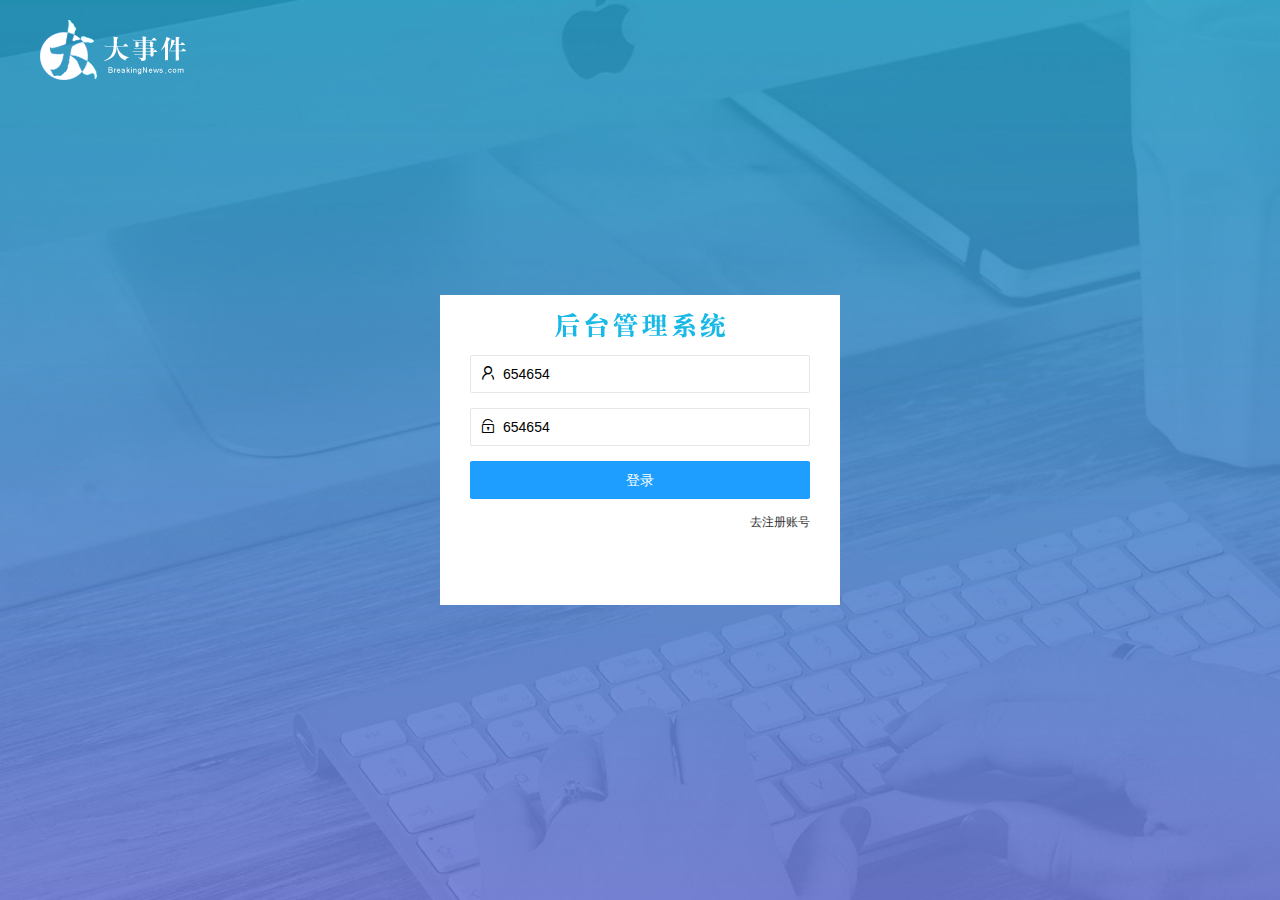
<file: login.html>
<!DOCTYPE html>
<html lang="en">

<head>
    <meta charset="UTF-8">
    <meta http-equiv="X-UA-Compatible" content="IE=edge">
    <meta name="viewport" content="width=device-width, initial-scale=1.0">
    <!-- 引入 layui 的样式文件 -->
    <link rel="stylesheet" href="/assets/lib/layui/css/layui.css">
    <!-- 引入登录样式文件 -->
    <link rel="stylesheet" href="/assets/css/login.css">
    <title>Document</title>
</head>

<body>
    <!-- 顶部 logo -->
    <div class="layui-main header">
        <img src="/assets/images/logo.png" alt="">
    </div>
    <!-- 注册和登录区域 -->
    <div class="logginAndRegBox">
        <!-- 登录注册标题 -->
        <div class="titleBox"></div>
        <!-- 登录区域-->
        <div class="login-box">
            <form class="layui-form" action="" id='form_login'>
                <!-- 用户名 -->
                <div class="layui-form-item">
                    <i class="layui-icon layui-icon-username"></i>
                    <input value="654654" type="text" name="username" required lay-verify="required"
                        placeholder="请输入用户名" autocomplete="off" class="layui-input">
                </div>
                <!-- 密码 -->
                <div class="layui-form-item">
                    <i class="layui-icon layui-icon-password"></i>
                    <input value="654654" type="text" name="password" required lay-verify="required|pwd"
                        placeholder="请输入密码" autocomplete="off" class="layui-input">
                </div>
                <!-- 按钮 -->
                <div class="layui-form-item">
                    <button class="layui-btn layui-btn-normal layui-btn-fluid" lay-submit
                        lay-filter="formDemo">登录</button>
                </div>
                <div class="layui-form-item links">
                    <a href="javascript:;" id='link_reg'>去注册账号</a>

                </div>
            </form>
        </div>
        <!-- 注册区域-->
        <div class="reg-box" style="display: none;">
            <form class="layui-form" action="" id='form_reg'>
                <!-- 用户名 -->
                <div class="layui-form-item">
                    <i class="layui-icon layui-icon-username"></i>
                    <input type="text" name="username" required lay-verify="required" placeholder="请输入用户名"
                        autocomplete="off" class="layui-input">
                </div>
                <!-- 密码 -->
                <div class="layui-form-item">
                    <i class="layui-icon layui-icon-password"></i>
                    <input type="text" name="password" required lay-verify="required|pwd" placeholder="请输入密码"
                        autocomplete="off" class="layui-input">
                </div>
                <!-- 确认密码 -->
                <div class="layui-form-item">
                    <i class="layui-icon layui-icon-password"></i>
                    <input type="text" name="repassword" required lay-verify="required|repwd|pwd" placeholder="请确认密码"
                        autocomplete="off" class="layui-input">
                </div>
                <!-- 按钮 -->
                <div class="layui-form-item">
                    <button class="layui-btn layui-btn-normal layui-btn-fluid" lay-submit
                        lay-filter="formDemo">注册</button>
                </div>
                <div class="layui-form-item links">
                    <a href="javascript:;" id='link_login'>去登录</a>

                </div>
            </form>
        </div>

    </div>

    <!-- 引入 layui.all.js -->
    <script src="/assets/lib/layui/layui.all.js"></script>
    <!-- 引入jQuery -->
    <script src="/assets/lib/jquery.js"></script>
    <!-- 引入baseApi.js -->
    <script src="/assets/js/baseAPI.js"></script>
    <!-- 引入login.js -->
    <script src="/assets/js/login.js"></script>
</body>

</html>
</file>
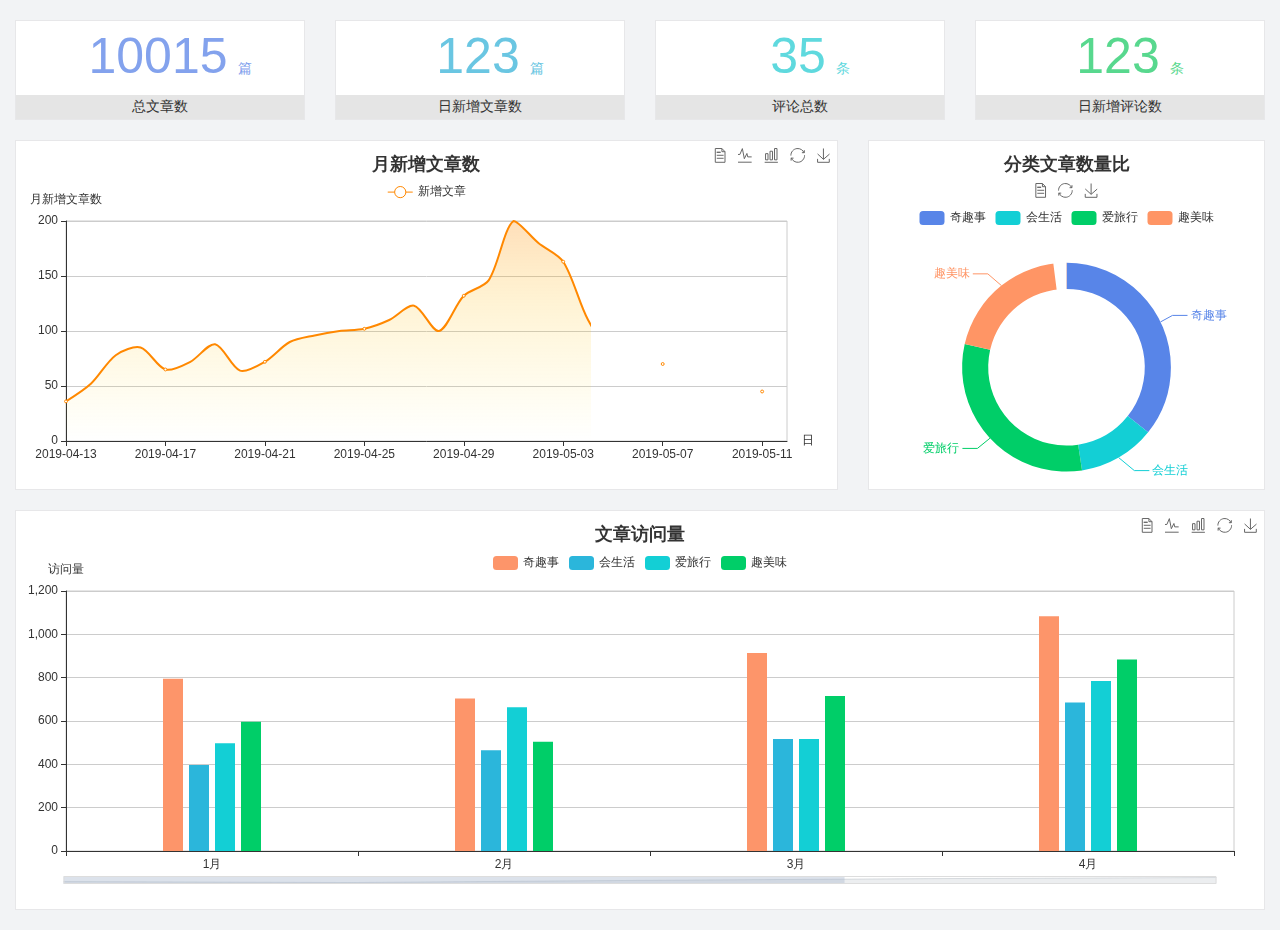
<file: home/dashboard.html>
<!DOCTYPE html>
<html lang="en">

<head>
  <meta charset="UTF-8">
  <meta name="viewport" content="width=device-width, initial-scale=1.0">
  <meta http-equiv="X-UA-Compatible" content="ie=edge">
  <title>图表统计</title>
  <link rel="stylesheet" href="../assets/lib/bootstrap.css" />
  <link rel="stylesheet" href="../assets/lib/main.css" />
  <script src="../assets/lib/jquery.js"></script>
  <script type="text/javascript" src="../assets/lib/echarts.min.js"></script>
</head>

<body>
  <div class="container-fluid">
    <div class="row spannel_list">
      <div class="col-sm-3 col-xs-6">
        <div class="spannel">
          <em>10015</em><span>篇</span>
          <b>总文章数</b>
        </div>
      </div>
      <div class="col-sm-3 col-xs-6">
        <div class="spannel scolor01">
          <em>123</em><span>篇</span>
          <b>日新增文章数</b>
        </div>
      </div>
      <div class="col-sm-3 col-xs-6">
        <div class="spannel scolor02">
          <em>35</em><span>条</span>
          <b>评论总数</b>
        </div>
      </div>
      <div class="col-sm-3 col-xs-6">
        <div class="spannel scolor03">
          <em>123</em><span>条</span>
          <b>日新增评论数</b>
        </div>
      </div>
    </div>
  </div>

  <div class="container-fluid">
    <div class="row curve-pie">
      <div class="col-lg-8 col-md-8">
        <div class="gragh_pannel" id="curve_show"></div>
      </div>
      <div class="col-lg-4 col-md-4">
        <div class="gragh_pannel" id="pie_show"></div>
      </div>
    </div>
  </div>

  <div class="container-fluid">
    <div class="column_pannel" id="column_show"></div>
  </div>

  <script>
    var oChart = echarts.init(document.getElementById('curve_show'));
    var aList_all = [
      { 'count': 36, 'date': '2019-04-13' },
      { 'count': 52, 'date': '2019-04-14' },
      { 'count': 78, 'date': '2019-04-15' },
      { 'count': 85, 'date': '2019-04-16' },
      { 'count': 65, 'date': '2019-04-17' },
      { 'count': 72, 'date': '2019-04-18' },
      { 'count': 88, 'date': '2019-04-19' },
      { 'count': 64, 'date': '2019-04-20' },
      { 'count': 72, 'date': '2019-04-21' },
      { 'count': 90, 'date': '2019-04-22' },
      { 'count': 96, 'date': '2019-04-23' },
      { 'count': 100, 'date': '2019-04-24' },
      { 'count': 102, 'date': '2019-04-25' },
      { 'count': 110, 'date': '2019-04-26' },
      { 'count': 123, 'date': '2019-04-27' },
      { 'count': 100, 'date': '2019-04-28' },
      { 'count': 132, 'date': '2019-04-29' },
      { 'count': 146, 'date': '2019-04-30' },
      { 'count': 200, 'date': '2019-05-01' },
      { 'count': 180, 'date': '2019-05-02' },
      { 'count': 163, 'date': '2019-05-03' },
      { 'count': 110, 'date': '2019-05-04' },
      { 'count': 80, 'date': '2019-05-05' },
      { 'count': 82, 'date': '2019-05-06' },
      { 'count': 70, 'date': '2019-05-07' },
      { 'count': 65, 'date': '2019-05-08' },
      { 'count': 54, 'date': '2019-05-09' },
      { 'count': 40, 'date': '2019-05-10' },
      { 'count': 45, 'date': '2019-05-11' },
      { 'count': 38, 'date': '2019-05-12' },
    ];

    let aCount = [];
    let aDate = [];

    for (var i = 0; i < aList_all.length; i++) {
      aCount.push(aList_all[i].count);
      aDate.push(aList_all[i].date);
    }

    var chartopt = {
      title: {
        text: '月新增文章数',
        left: 'center',
        top: '10'
      },
      tooltip: {
        trigger: 'axis'
      },
      legend: {
        data: ['新增文章'],
        top: '40'
      },
      toolbox: {
        show: true,
        feature: {
          mark: { show: true },
          dataView: { show: true, readOnly: false },
          magicType: { show: true, type: ['line', 'bar'] },
          restore: { show: true },
          saveAsImage: { show: true }
        }
      },
      calculable: true,
      xAxis: [
        {
          name: '日',
          type: 'category',
          boundaryGap: false,
          data: aDate
        }
      ],
      yAxis: [
        {
          name: '月新增文章数',
          type: 'value'
        }
      ],
      series: [
        {
          name: '新增文章',
          type: 'line',
          smooth: true,
          itemStyle: { normal: { areaStyle: { type: 'default' }, color: '#f80' }, lineStyle: { color: '#f80' } },
          data: aCount
        }],
      areaStyle: {
        normal: {
          color: new echarts.graphic.LinearGradient(0, 0, 0, 1, [{
            offset: 0,
            color: 'rgba(255,136,0,0.39)'
          }, {
            offset: .34,
            color: 'rgba(255,180,0,0.25)'
          }, {
            offset: 1,
            color: 'rgba(255,222,0,0.00)'
          }])

        }
      },
      grid: {
        show: true,
        x: 50,
        x2: 50,
        y: 80,
        height: 220
      }
    };

    oChart.setOption(chartopt);


    var oPie = echarts.init(document.getElementById('pie_show'));
    var oPieopt =
    {
      title: {
        top: 10,
        text: '分类文章数量比',
        x: 'center'
      },
      tooltip: {
        trigger: 'item',
        formatter: "{a} <br/>{b} : {c} ({d}%)"
      },
      color: ['#5885e8', '#13cfd5', '#00ce68', '#ff9565'],
      legend: {
        x: 'center',
        top: 65,
        data: ['奇趣事', '会生活', '爱旅行', '趣美味']
      },
      toolbox: {
        show: true,
        x: 'center',
        top: 35,
        feature: {
          mark: { show: true },
          dataView: { show: true, readOnly: false },
          magicType: {
            show: true,
            type: ['pie', 'funnel'],
            option: {
              funnel: {
                x: '25%',
                width: '50%',
                funnelAlign: 'left',
                max: 1548
              }
            }
          },
          restore: { show: true },
          saveAsImage: { show: true }
        }
      },
      calculable: true,
      series: [
        {
          name: '访问来源',
          type: 'pie',
          radius: ['45%', '60%'],
          center: ['50%', '65%'],
          data: [
            { value: 300, name: '奇趣事' },
            { value: 100, name: '会生活' },
            { value: 260, name: '爱旅行' },
            { value: 180, name: '趣美味' }
          ]
        }
      ]
    };
    oPie.setOption(oPieopt);



    var oColumn = this.echarts.init(document.getElementById('column_show'));
    var oColumnopt =
    {
      title: {
        text: '文章访问量',
        left: 'center',
        top: '10'
      },
      tooltip: {
        trigger: 'axis'
      },
      legend: {
        data: ['奇趣事', '会生活', '爱旅行', '趣美味'],
        top: '40'
      },
      toolbox: {
        show: true,
        feature: {
          mark: { show: true },
          dataView: { show: true, readOnly: false },
          magicType: { show: true, type: ['line', 'bar'] },
          restore: { show: true },
          saveAsImage: { show: true }
        }
      },
      calculable: true,
      xAxis: [
        {
          type: 'category',
          data: ['1月', '2月', '3月', '4月', '5月']
        }
      ],
      yAxis: [
        {
          name: '访问量',
          type: 'value'
        }
      ],
      series: [
        {
          name: '奇趣事',
          type: 'bar',
          barWidth: 20,
          itemStyle: {
            normal: { areaStyle: { type: 'default' }, color: '#fd956a' }
          },
          data: [800, 708, 920, 1090, 1200]
        },
        {
          name: '会生活',
          type: 'bar',
          barWidth: 20,
          itemStyle: {
            normal: { areaStyle: { type: 'default' }, color: '#2bb6db' }
          },
          data: [400, 468, 520, 690, 800]
        },
        {
          name: '爱旅行',
          type: 'bar',
          barWidth: 20,
          itemStyle: {
            normal: { areaStyle: { type: 'default' }, color: '#13cfd5' }
          },
          data: [500, 668, 520, 790, 900]
        },
        {
          name: '趣美味',
          type: 'bar',
          barWidth: 20,
          itemStyle: {
            normal: { areaStyle: { type: 'default' }, color: '#00ce68' }
          },
          data: [600, 508, 720, 890, 1000]
        }
      ],
      grid: {
        show: true,
        x: 50,
        x2: 30,
        y: 80,
        height: 260
      },
      dataZoom: [//给x轴设置滚动条
        {
          start: 0,//默认为0
          end: 100 - 1000 / 31,//默认为100
          type: 'slider',
          show: true,
          xAxisIndex: [0],
          handleSize: 0,//滑动条的 左右2个滑动条的大小
          height: 8,//组件高度
          left: 45, //左边的距离
          right: 50,//右边的距离
          bottom: 26,//右边的距离
          handleColor: '#ddd',//h滑动图标的颜色
          handleStyle: {
            borderColor: "#cacaca",
            borderWidth: "1",
            shadowBlur: 2,
            background: "#ddd",
            shadowColor: "#ddd",
          }
        }]
    };
    oColumn.setOption(oColumnopt);
  </script>
</body>

</html>
</file>
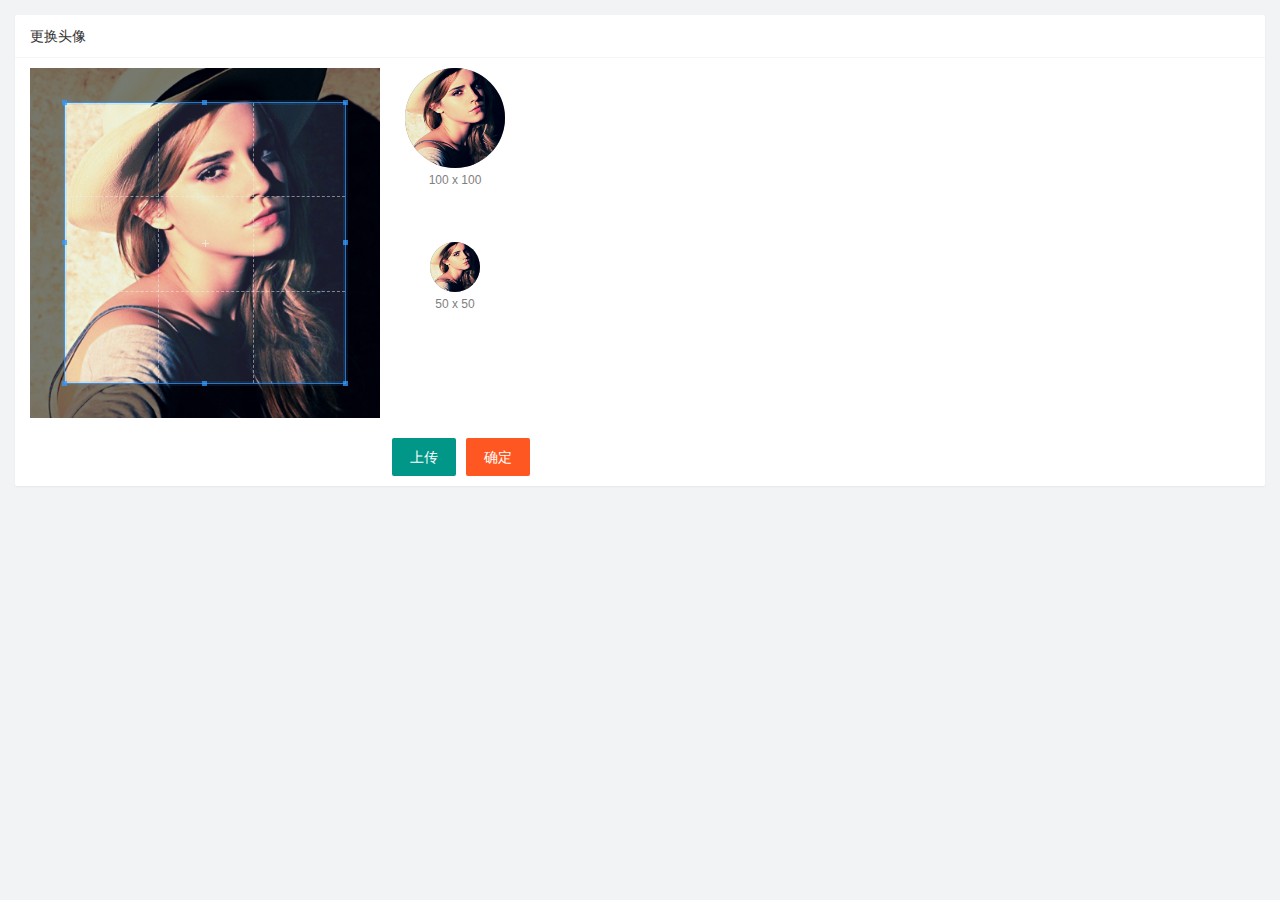
<file: user/user_avatar.html>
<!DOCTYPE html>
<html lang="en">

<head>
    <meta charset="UTF-8">
    <meta http-equiv="X-UA-Compatible" content="IE=edge">
    <meta name="viewport" content="width=device-width, initial-scale=1.0">
    <title>Document</title>
    <!-- 引入 layui.css -->
    <link rel="stylesheet" href="/assets/lib/layui/css/layui.css">
    <!-- 引入cropper -->
    <link rel="stylesheet" href="/assets/lib/cropper/cropper.css" />
    <!-- 引入 自己的css -->
    <link rel="stylesheet" href="/assets/css/user/user_avatar.css">
</head>

<body>
    <div class="layui-card">
        <div class="layui-card-header">更换头像</div>
        <div class="layui-card-body">
            <!-- 第一行的图片裁剪和预览区域 -->
            <div class="row1">
                <!-- 图片裁剪区域 -->
                <div class="cropper-box">
                    <!-- 这个 img 标签很重要，将来会把它初始化为裁剪区域 -->
                    <img id="image" src="/assets/images/sample.jpg" />
                </div>
                <!-- 图片的预览区域 -->
                <div class="preview-box">
                    <div>
                        <!-- 宽高为 100px 的预览区域 -->
                        <div class="img-preview w100"></div>
                        <p class="size">100 x 100</p>
                    </div>
                    <div>
                        <!-- 宽高为 50px 的预览区域 -->
                        <div class="img-preview w50"></div>
                        <p class="size">50 x 50</p>
                    </div>
                </div>
            </div>

            <!-- 第二行的按钮区域 -->
            <div class="row2">
                <input style="display:none;" type="file" id="file" accept="image/png,image/jpeg">
                <button id='btnChooseImage' type="button" class="layui-btn">上传</button>
                <button id='btnUpload' type="button" class="layui-btn layui-btn-danger">确定</button>
            </div>
        </div>
    </div>









    <!-- 引入layui.js -->
    <script src="/assets/lib/layui/layui.all.js"></script>
    <!-- 引入 jquery -->
    <script src="/assets/lib/jquery.js"></script>
    <script src="/assets/lib/cropper/Cropper.js"></script>
    <script src="/assets/lib/cropper/jquery-cropper.js"></script>
    <!-- 引入 baseAPI.js -->
    <script src="/assets/js/baseAPI.js"></script>
    <!-- 引入自己的样式 -->
    <script src="/assets/js/user/user_avatar.js"></script>
</body>

</html>
</file>
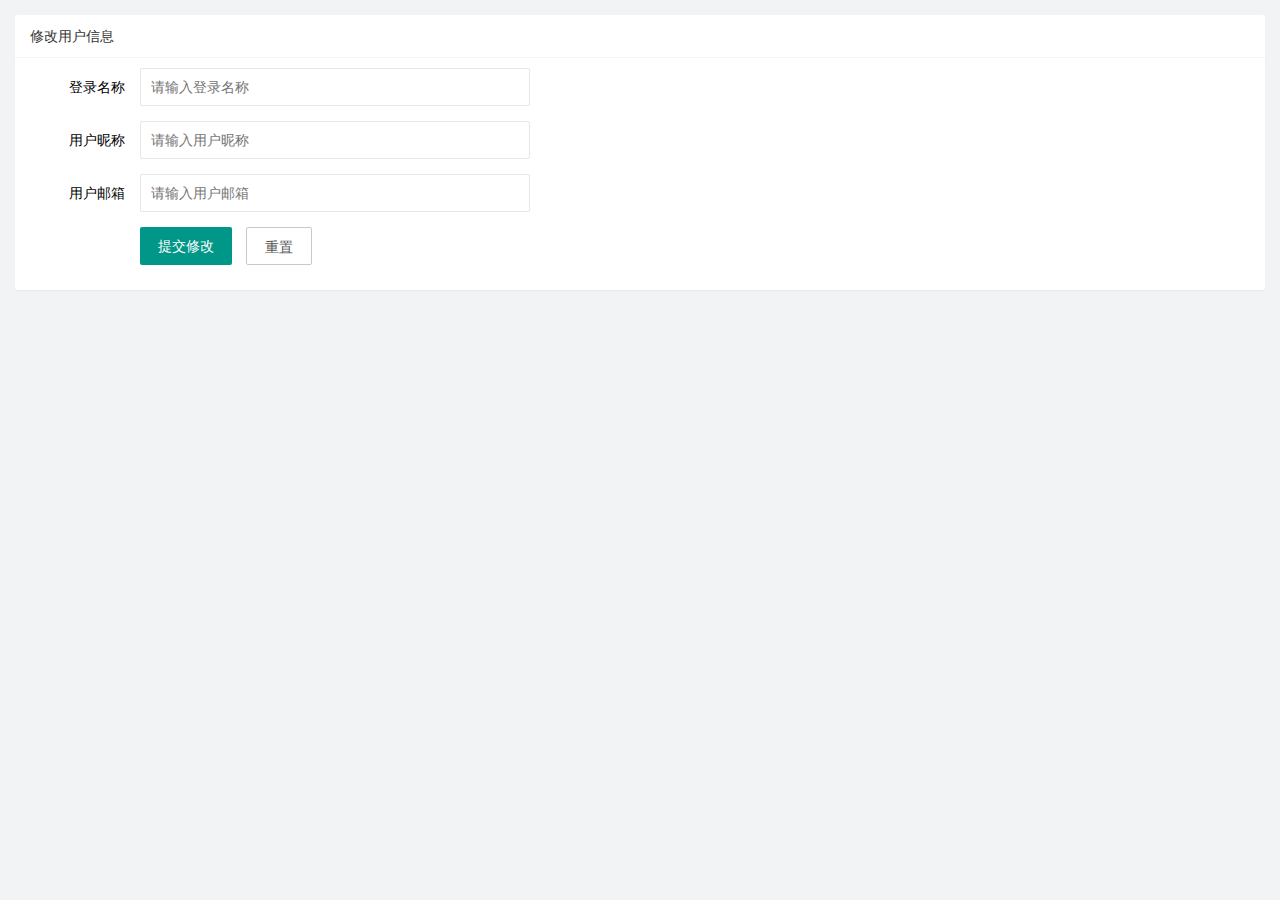
<file: user/user_info.html>
<!DOCTYPE html>
<html lang="en">

<head>
    <meta charset="UTF-8">
    <meta http-equiv="X-UA-Compatible" content="IE=edge">
    <meta name="viewport" content="width=device-width, initial-scale=1.0">
    <title>Document</title>
    <!-- 引入 layui.css -->
    <link rel="stylesheet" href="/assets/lib/layui/css/layui.css">
    <!-- 引入 自己的css -->
    <link rel="stylesheet" href="/assets/css/user/user_info.css">
</head>

<body>
    <div class="layui-card">
        <div class="layui-card-header">修改用户信息</div>
        <div class="layui-card-body">
            <form class="layui-form" lay-filter="formUserInfo" action="">
                <!-- 登录名称 -->
                <div class="layui-form-item">
                    <label class="layui-form-label">登录名称</label>
                    <div class="layui-input-block">
                        <input type="text" name="username" required lay-verify="required" placeholder="请输入登录名称"
                            autocomplete="off" class="layui-input">
                    </div>
                </div>
                <!-- 用户昵称 -->
                <div class="layui-form-item">
                    <label class="layui-form-label">用户昵称</label>
                    <div class="layui-input-block">
                        <input type="hidden" name='id'>
                        <input type="text" name="nickname" required lay-verify="required|nickname" placeholder="请输入用户昵称"
                            autocomplete="off" class="layui-input">
                    </div>
                </div>
                <!-- 用户邮箱 -->
                <div class="layui-form-item">
                    <label class="layui-form-label">用户邮箱</label>
                    <div class="layui-input-block">
                        <input type="text" name="email" required lay-verify="required|email" placeholder="请输入用户邮箱"
                            autocomplete="off" class="layui-input">
                    </div>
                </div>
                <!-- 注册提交 -->
                <div class="layui-form-item">
                    <div class="layui-input-block">
                        <button class="layui-btn" lay-submit lay-filter="formDemo">提交修改</button>
                        <button id='btnReset' type="reset" class="layui-btn layui-btn-primary">重置</button>
                    </div>
                </div>
            </form>
        </div>
    </div>









    <!-- 引入layui.js -->
    <script src="/assets/lib/layui/layui.all.js"></script>
    <!-- 引入 jquery -->
    <script src="/assets/lib/jquery.js"></script>
    <!-- 引入 baseAPI.js -->
    <script src="/assets/js/baseAPI.js"></script>
    <!-- 引入自己的样式 -->
    <script src="/assets/js/user/user_info.js"></script>
</body>

</html>
</file>
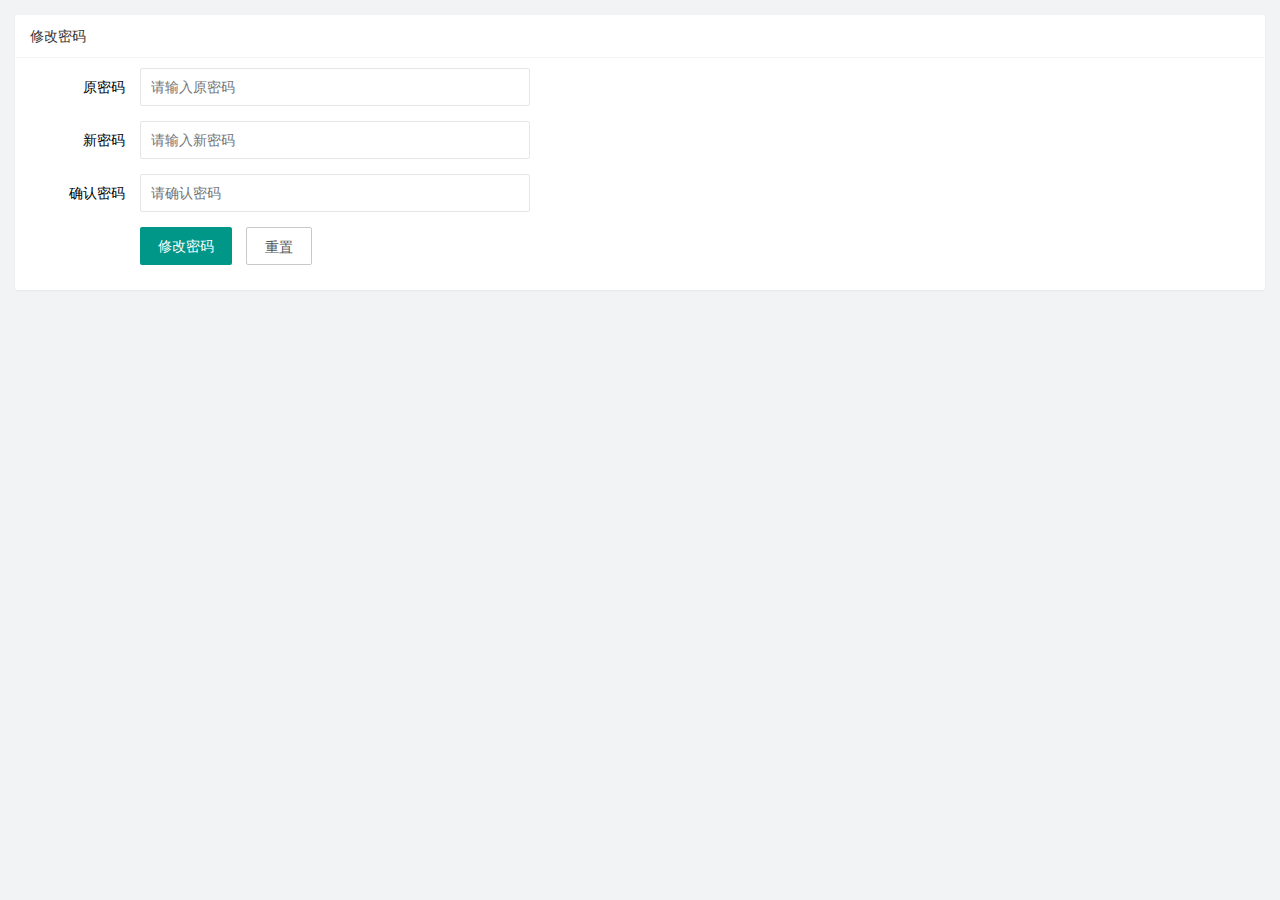
<file: user/user_pwd.html>
<!DOCTYPE html>
<html lang="en">

<head>
    <meta charset="UTF-8">
    <meta http-equiv="X-UA-Compatible" content="IE=edge">
    <meta name="viewport" content="width=device-width, initial-scale=1.0">
    <title>Document</title>
    <!-- 引入 layui.css -->
    <link rel="stylesheet" href="/assets/lib/layui/css/layui.css">
    <!-- 引入 自己的css -->
    <link rel="stylesheet" href="/assets/css/user/user_pwd.css">
</head>

<body>
    <div class="layui-card">
        <div class="layui-card-header">修改密码</div>
        <div class="layui-card-body">
            <form class="layui-form" action="">
                <!-- 原密码 -->
                <div class="layui-form-item">
                    <label class="layui-form-label">原密码</label>
                    <div class="layui-input-block">
                        <input type="text" name="oldPwd" required lay-verify="required|pwd" placeholder="请输入原密码"
                            autocomplete="off" class="layui-input">
                    </div>
                </div>
                <!-- 新密码 -->
                <div class="layui-form-item">
                    <label class="layui-form-label">新密码</label>
                    <div class="layui-input-block">
                        <input type="text" name="newPwd" required lay-verify="required|pwd|samePwd" placeholder="请输入新密码"
                            autocomplete="off" class="layui-input">
                    </div>
                </div>
                <!-- 确认密码 -->
                <div class="layui-form-item">
                    <label class="layui-form-label">确认密码</label>
                    <div class="layui-input-block">
                        <input type="text" name="rePwd" required lay-verify="required|pwd|rePwd" placeholder="请确认密码"
                            autocomplete="off" class="layui-input">
                    </div>
                </div>
                <!-- 提交重置 -->
                <div class="layui-form-item">
                    <div class="layui-input-block">
                        <button class="layui-btn" lay-submit lay-filter="formDemo">修改密码</button>
                        <button type="reset" class="layui-btn layui-btn-primary">重置</button>
                    </div>
                </div>
            </form>
        </div>
    </div>









    <!-- 引入layui.js -->
    <script src="/assets/lib/layui/layui.all.js"></script>
    <!-- 引入 jquery -->
    <script src="/assets/lib/jquery.js"></script>
    <!-- 引入 baseAPI.js -->
    <script src="/assets/js/baseAPI.js"></script>
    <!-- 引入自己的样式 -->
    <script src="/assets/js/user/user_pwd.js"></script>
</body>

</html>
</file>
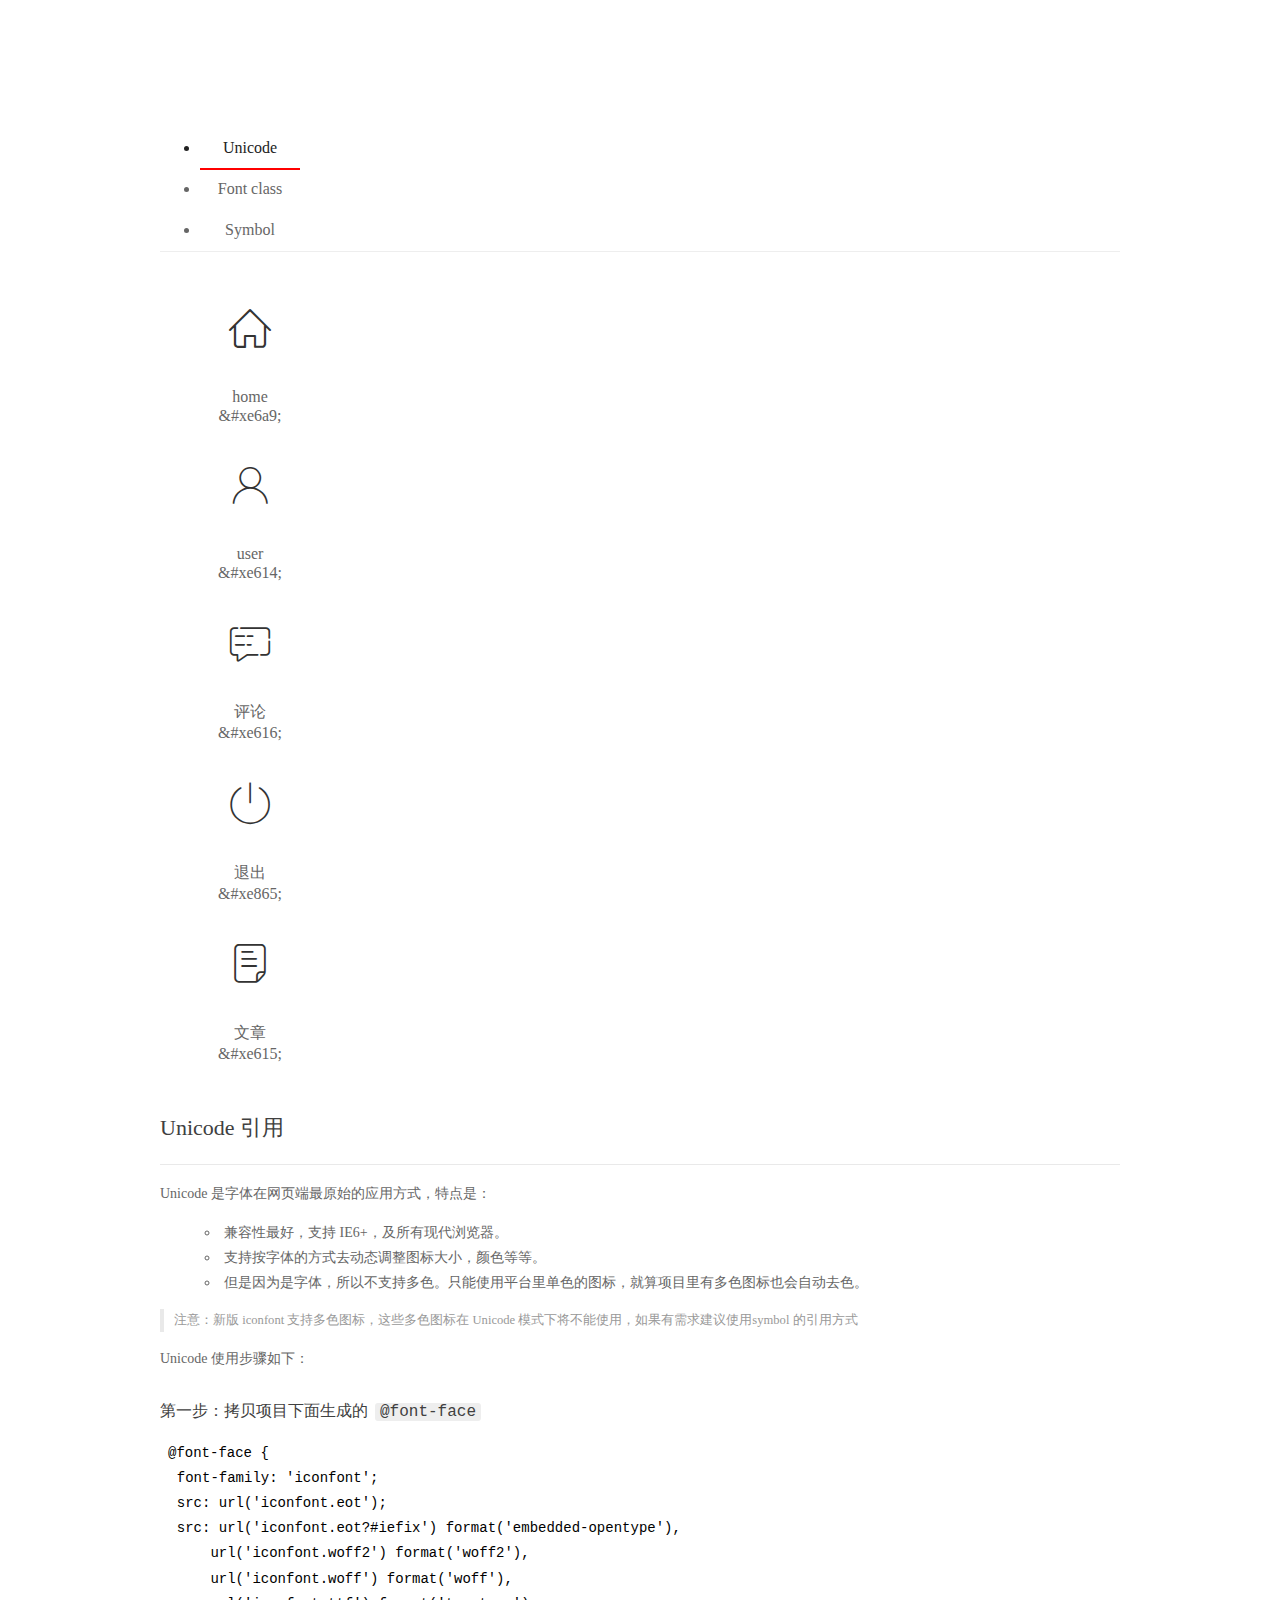
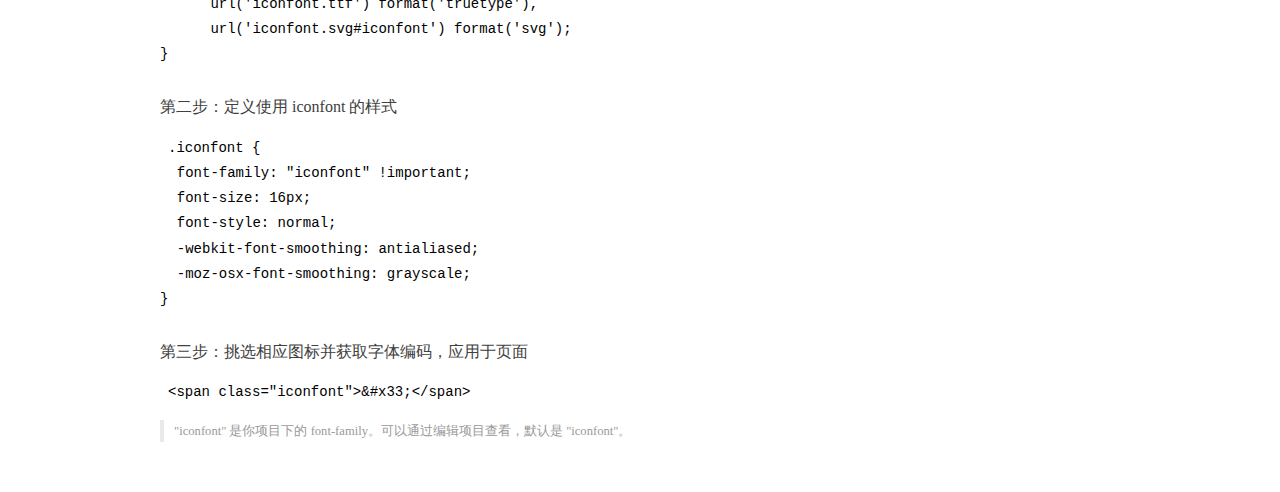
<file: assets/fonts/demo_index.html>
<!DOCTYPE html>
<html>
<head>
  <meta charset="utf-8"/>
  <title>IconFont Demo</title>
  <link rel="shortcut icon" href="https://gtms04.alicdn.com/tps/i4/TB1_oz6GVXXXXaFXpXXJDFnIXXX-64-64.ico" type="image/x-icon"/>
  <link rel="stylesheet" href="https://g.alicdn.com/thx/cube/1.3.2/cube.min.css">
  <link rel="stylesheet" href="demo.css">
  <link rel="stylesheet" href="iconfont.css">
  <script src="iconfont.js"></script>
  <!-- jQuery -->
  <script src="https://a1.alicdn.com/oss/uploads/2018/12/26/7bfddb60-08e8-11e9-9b04-53e73bb6408b.js"></script>
  <!-- 代码高亮 -->
  <script src="https://a1.alicdn.com/oss/uploads/2018/12/26/a3f714d0-08e6-11e9-8a15-ebf944d7534c.js"></script>
</head>
<body>
  <div class="main">
    <h1 class="logo"><a href="https://www.iconfont.cn/" title="iconfont 首页" target="_blank">&#xe86b;</a></h1>
    <div class="nav-tabs">
      <ul id="tabs" class="dib-box">
        <li class="dib active"><span>Unicode</span></li>
        <li class="dib"><span>Font class</span></li>
        <li class="dib"><span>Symbol</span></li>
      </ul>
      
    </div>
    <div class="tab-container">
      <div class="content unicode" style="display: block;">
          <ul class="icon_lists dib-box">
          
            <li class="dib">
              <span class="icon iconfont">&#xe6a9;</span>
                <div class="name">home</div>
                <div class="code-name">&amp;#xe6a9;</div>
              </li>
          
            <li class="dib">
              <span class="icon iconfont">&#xe614;</span>
                <div class="name">user</div>
                <div class="code-name">&amp;#xe614;</div>
              </li>
          
            <li class="dib">
              <span class="icon iconfont">&#xe616;</span>
                <div class="name">评论</div>
                <div class="code-name">&amp;#xe616;</div>
              </li>
          
            <li class="dib">
              <span class="icon iconfont">&#xe865;</span>
                <div class="name">退出</div>
                <div class="code-name">&amp;#xe865;</div>
              </li>
          
            <li class="dib">
              <span class="icon iconfont">&#xe615;</span>
                <div class="name">文章</div>
                <div class="code-name">&amp;#xe615;</div>
              </li>
          
          </ul>
          <div class="article markdown">
          <h2 id="unicode-">Unicode 引用</h2>
          <hr>

          <p>Unicode 是字体在网页端最原始的应用方式，特点是：</p>
          <ul>
            <li>兼容性最好，支持 IE6+，及所有现代浏览器。</li>
            <li>支持按字体的方式去动态调整图标大小，颜色等等。</li>
            <li>但是因为是字体，所以不支持多色。只能使用平台里单色的图标，就算项目里有多色图标也会自动去色。</li>
          </ul>
          <blockquote>
            <p>注意：新版 iconfont 支持多色图标，这些多色图标在 Unicode 模式下将不能使用，如果有需求建议使用symbol 的引用方式</p>
          </blockquote>
          <p>Unicode 使用步骤如下：</p>
          <h3 id="-font-face">第一步：拷贝项目下面生成的 <code>@font-face</code></h3>
<pre><code class="language-css"
>@font-face {
  font-family: 'iconfont';
  src: url('iconfont.eot');
  src: url('iconfont.eot?#iefix') format('embedded-opentype'),
      url('iconfont.woff2') format('woff2'),
      url('iconfont.woff') format('woff'),
      url('iconfont.ttf') format('truetype'),
      url('iconfont.svg#iconfont') format('svg');
}
</code></pre>
          <h3 id="-iconfont-">第二步：定义使用 iconfont 的样式</h3>
<pre><code class="language-css"
>.iconfont {
  font-family: "iconfont" !important;
  font-size: 16px;
  font-style: normal;
  -webkit-font-smoothing: antialiased;
  -moz-osx-font-smoothing: grayscale;
}
</code></pre>
          <h3 id="-">第三步：挑选相应图标并获取字体编码，应用于页面</h3>
<pre>
<code class="language-html"
>&lt;span class="iconfont"&gt;&amp;#x33;&lt;/span&gt;
</code></pre>
          <blockquote>
            <p>"iconfont" 是你项目下的 font-family。可以通过编辑项目查看，默认是 "iconfont"。</p>
          </blockquote>
          </div>
      </div>
      <div class="content font-class">
        <ul class="icon_lists dib-box">
          
          <li class="dib">
            <span class="icon iconfont icon-home"></span>
            <div class="name">
              home
            </div>
            <div class="code-name">.icon-home
            </div>
          </li>
          
          <li class="dib">
            <span class="icon iconfont icon-user"></span>
            <div class="name">
              user
            </div>
            <div class="code-name">.icon-user
            </div>
          </li>
          
          <li class="dib">
            <span class="icon iconfont icon-pinglun"></span>
            <div class="name">
              评论
            </div>
            <div class="code-name">.icon-pinglun
            </div>
          </li>
          
          <li class="dib">
            <span class="icon iconfont icon-tuichu"></span>
            <div class="name">
              退出
            </div>
            <div class="code-name">.icon-tuichu
            </div>
          </li>
          
          <li class="dib">
            <span class="icon iconfont icon-16"></span>
            <div class="name">
              文章
            </div>
            <div class="code-name">.icon-16
            </div>
          </li>
          
        </ul>
        <div class="article markdown">
        <h2 id="font-class-">font-class 引用</h2>
        <hr>

        <p>font-class 是 Unicode 使用方式的一种变种，主要是解决 Unicode 书写不直观，语意不明确的问题。</p>
        <p>与 Unicode 使用方式相比，具有如下特点：</p>
        <ul>
          <li>兼容性良好，支持 IE8+，及所有现代浏览器。</li>
          <li>相比于 Unicode 语意明确，书写更直观。可以很容易分辨这个 icon 是什么。</li>
          <li>因为使用 class 来定义图标，所以当要替换图标时，只需要修改 class 里面的 Unicode 引用。</li>
          <li>不过因为本质上还是使用的字体，所以多色图标还是不支持的。</li>
        </ul>
        <p>使用步骤如下：</p>
        <h3 id="-fontclass-">第一步：引入项目下面生成的 fontclass 代码：</h3>
<pre><code class="language-html">&lt;link rel="stylesheet" href="./iconfont.css"&gt;
</code></pre>
        <h3 id="-">第二步：挑选相应图标并获取类名，应用于页面：</h3>
<pre><code class="language-html">&lt;span class="iconfont icon-xxx"&gt;&lt;/span&gt;
</code></pre>
        <blockquote>
          <p>"
            iconfont" 是你项目下的 font-family。可以通过编辑项目查看，默认是 "iconfont"。</p>
        </blockquote>
      </div>
      </div>
      <div class="content symbol">
          <ul class="icon_lists dib-box">
          
            <li class="dib">
                <svg class="icon svg-icon" aria-hidden="true">
                  <use xlink:href="#icon-home"></use>
                </svg>
                <div class="name">home</div>
                <div class="code-name">#icon-home</div>
            </li>
          
            <li class="dib">
                <svg class="icon svg-icon" aria-hidden="true">
                  <use xlink:href="#icon-user"></use>
                </svg>
                <div class="name">user</div>
                <div class="code-name">#icon-user</div>
            </li>
          
            <li class="dib">
                <svg class="icon svg-icon" aria-hidden="true">
                  <use xlink:href="#icon-pinglun"></use>
                </svg>
                <div class="name">评论</div>
                <div class="code-name">#icon-pinglun</div>
            </li>
          
            <li class="dib">
                <svg class="icon svg-icon" aria-hidden="true">
                  <use xlink:href="#icon-tuichu"></use>
                </svg>
                <div class="name">退出</div>
                <div class="code-name">#icon-tuichu</div>
            </li>
          
            <li class="dib">
                <svg class="icon svg-icon" aria-hidden="true">
                  <use xlink:href="#icon-16"></use>
                </svg>
                <div class="name">文章</div>
                <div class="code-name">#icon-16</div>
            </li>
          
          </ul>
          <div class="article markdown">
          <h2 id="symbol-">Symbol 引用</h2>
          <hr>

          <p>这是一种全新的使用方式，应该说这才是未来的主流，也是平台目前推荐的用法。相关介绍可以参考这篇<a href="">文章</a>
            这种用法其实是做了一个 SVG 的集合，与另外两种相比具有如下特点：</p>
          <ul>
            <li>支持多色图标了，不再受单色限制。</li>
            <li>通过一些技巧，支持像字体那样，通过 <code>font-size</code>, <code>color</code> 来调整样式。</li>
            <li>兼容性较差，支持 IE9+，及现代浏览器。</li>
            <li>浏览器渲染 SVG 的性能一般，还不如 png。</li>
          </ul>
          <p>使用步骤如下：</p>
          <h3 id="-symbol-">第一步：引入项目下面生成的 symbol 代码：</h3>
<pre><code class="language-html">&lt;script src="./iconfont.js"&gt;&lt;/script&gt;
</code></pre>
          <h3 id="-css-">第二步：加入通用 CSS 代码（引入一次就行）：</h3>
<pre><code class="language-html">&lt;style&gt;
.icon {
  width: 1em;
  height: 1em;
  vertical-align: -0.15em;
  fill: currentColor;
  overflow: hidden;
}
&lt;/style&gt;
</code></pre>
          <h3 id="-">第三步：挑选相应图标并获取类名，应用于页面：</h3>
<pre><code class="language-html">&lt;svg class="icon" aria-hidden="true"&gt;
  &lt;use xlink:href="#icon-xxx"&gt;&lt;/use&gt;
&lt;/svg&gt;
</code></pre>
          </div>
      </div>

    </div>
  </div>
  <script>
  $(document).ready(function () {
      $('.tab-container .content:first').show()

      $('#tabs li').click(function (e) {
        var tabContent = $('.tab-container .content')
        var index = $(this).index()

        if ($(this).hasClass('active')) {
          return
        } else {
          $('#tabs li').removeClass('active')
          $(this).addClass('active')

          tabContent.hide().eq(index).fadeIn()
        }
      })
    })
  </script>
</body>
</html>
</file>
<file: assets/lib/layui/css/layui.css>
/** layui-v2.5.5 MIT License By https://www.layui.com */
 .layui-inline,img{display:inline-block;vertical-align:middle}h1,h2,h3,h4,h5,h6{font-weight:400}.layui-edge,.layui-header,.layui-inline,.layui-main{position:relative}.layui-body,.layui-edge,.layui-elip{overflow:hidden}.layui-btn,.layui-edge,.layui-inline,img{vertical-align:middle}.layui-btn,.layui-disabled,.layui-icon,.layui-unselect{-moz-user-select:none;-webkit-user-select:none;-ms-user-select:none}.layui-elip,.layui-form-checkbox span,.layui-form-pane .layui-form-label{text-overflow:ellipsis;white-space:nowrap}.layui-breadcrumb,.layui-tree-btnGroup{visibility:hidden}blockquote,body,button,dd,div,dl,dt,form,h1,h2,h3,h4,h5,h6,input,li,ol,p,pre,td,textarea,th,ul{margin:0;padding:0;-webkit-tap-highlight-color:rgba(0,0,0,0)}a:active,a:hover{outline:0}img{border:none}li{list-style:none}table{border-collapse:collapse;border-spacing:0}h4,h5,h6{font-size:100%}button,input,optgroup,option,select,textarea{font-family:inherit;font-size:inherit;font-style:inherit;font-weight:inherit;outline:0}pre{white-space:pre-wrap;white-space:-moz-pre-wrap;white-space:-pre-wrap;white-space:-o-pre-wrap;word-wrap:break-word}body{line-height:24px;font:14px Helvetica Neue,Helvetica,PingFang SC,Tahoma,Arial,sans-serif}hr{height:1px;margin:10px 0;border:0;clear:both}a{color:#333;text-decoration:none}a:hover{color:#777}a cite{font-style:normal;*cursor:pointer}.layui-border-box,.layui-border-box *{box-sizing:border-box}.layui-box,.layui-box *{box-sizing:content-box}.layui-clear{clear:both;*zoom:1}.layui-clear:after{content:'\20';clear:both;*zoom:1;display:block;height:0}.layui-inline{*display:inline;*zoom:1}.layui-edge{display:inline-block;width:0;height:0;border-width:6px;border-style:dashed;border-color:transparent}.layui-edge-top{top:-4px;border-bottom-color:#999;border-bottom-style:solid}.layui-edge-right{border-left-color:#999;border-left-style:solid}.layui-edge-bottom{top:2px;border-top-color:#999;border-top-style:solid}.layui-edge-left{border-right-color:#999;border-right-style:solid}.layui-disabled,.layui-disabled:hover{color:#d2d2d2!important;cursor:not-allowed!important}.layui-circle{border-radius:100%}.layui-show{display:block!important}.layui-hide{display:none!important}@font-face{font-family:layui-icon;src:url(../font/iconfont.eot?v=250);src:url(../font/iconfont.eot?v=250#iefix) format('embedded-opentype'),url(../font/iconfont.woff2?v=250) format('woff2'),url(../font/iconfont.woff?v=250) format('woff'),url(../font/iconfont.ttf?v=250) format('truetype'),url(../font/iconfont.svg?v=250#layui-icon) format('svg')}.layui-icon{font-family:layui-icon!important;font-size:16px;font-style:normal;-webkit-font-smoothing:antialiased;-moz-osx-font-smoothing:grayscale}.layui-icon-reply-fill:before{content:"\e611"}.layui-icon-set-fill:before{content:"\e614"}.layui-icon-menu-fill:before{content:"\e60f"}.layui-icon-search:before{content:"\e615"}.layui-icon-share:before{content:"\e641"}.layui-icon-set-sm:before{content:"\e620"}.layui-icon-engine:before{content:"\e628"}.layui-icon-close:before{content:"\1006"}.layui-icon-close-fill:before{content:"\1007"}.layui-icon-chart-screen:before{content:"\e629"}.layui-icon-star:before{content:"\e600"}.layui-icon-circle-dot:before{content:"\e617"}.layui-icon-chat:before{content:"\e606"}.layui-icon-release:before{content:"\e609"}.layui-icon-list:before{content:"\e60a"}.layui-icon-chart:before{content:"\e62c"}.layui-icon-ok-circle:before{content:"\1005"}.layui-icon-layim-theme:before{content:"\e61b"}.layui-icon-table:before{content:"\e62d"}.layui-icon-right:before{content:"\e602"}.layui-icon-left:before{content:"\e603"}.layui-icon-cart-simple:before{content:"\e698"}.layui-icon-face-cry:before{content:"\e69c"}.layui-icon-face-smile:before{content:"\e6af"}.layui-icon-survey:before{content:"\e6b2"}.layui-icon-tree:before{content:"\e62e"}.layui-icon-upload-circle:before{content:"\e62f"}.layui-icon-add-circle:before{content:"\e61f"}.layui-icon-download-circle:before{content:"\e601"}.layui-icon-templeate-1:before{content:"\e630"}.layui-icon-util:before{content:"\e631"}.layui-icon-face-surprised:before{content:"\e664"}.layui-icon-edit:before{content:"\e642"}.layui-icon-speaker:before{content:"\e645"}.layui-icon-down:before{content:"\e61a"}.layui-icon-file:before{content:"\e621"}.layui-icon-layouts:before{content:"\e632"}.layui-icon-rate-half:before{content:"\e6c9"}.layui-icon-add-circle-fine:before{content:"\e608"}.layui-icon-prev-circle:before{content:"\e633"}.layui-icon-read:before{content:"\e705"}.layui-icon-404:before{content:"\e61c"}.layui-icon-carousel:before{content:"\e634"}.layui-icon-help:before{content:"\e607"}.layui-icon-code-circle:before{content:"\e635"}.layui-icon-water:before{content:"\e636"}.layui-icon-username:before{content:"\e66f"}.layui-icon-find-fill:before{content:"\e670"}.layui-icon-about:before{content:"\e60b"}.layui-icon-location:before{content:"\e715"}.layui-icon-up:before{content:"\e619"}.layui-icon-pause:before{content:"\e651"}.layui-icon-date:before{content:"\e637"}.layui-icon-layim-uploadfile:before{content:"\e61d"}.layui-icon-delete:before{content:"\e640"}.layui-icon-play:before{content:"\e652"}.layui-icon-top:before{content:"\e604"}.layui-icon-friends:before{content:"\e612"}.layui-icon-refresh-3:before{content:"\e9aa"}.layui-icon-ok:before{content:"\e605"}.layui-icon-layer:before{content:"\e638"}.layui-icon-face-smile-fine:before{content:"\e60c"}.layui-icon-dollar:before{content:"\e659"}.layui-icon-group:before{content:"\e613"}.layui-icon-layim-download:before{content:"\e61e"}.layui-icon-picture-fine:before{content:"\e60d"}.layui-icon-link:before{content:"\e64c"}.layui-icon-diamond:before{content:"\e735"}.layui-icon-log:before{content:"\e60e"}.layui-icon-rate-solid:before{content:"\e67a"}.layui-icon-fonts-del:before{content:"\e64f"}.layui-icon-unlink:before{content:"\e64d"}.layui-icon-fonts-clear:before{content:"\e639"}.layui-icon-triangle-r:before{content:"\e623"}.layui-icon-circle:before{content:"\e63f"}.layui-icon-radio:before{content:"\e643"}.layui-icon-align-center:before{content:"\e647"}.layui-icon-align-right:before{content:"\e648"}.layui-icon-align-left:before{content:"\e649"}.layui-icon-loading-1:before{content:"\e63e"}.layui-icon-return:before{content:"\e65c"}.layui-icon-fonts-strong:before{content:"\e62b"}.layui-icon-upload:before{content:"\e67c"}.layui-icon-dialogue:before{content:"\e63a"}.layui-icon-video:before{content:"\e6ed"}.layui-icon-headset:before{content:"\e6fc"}.layui-icon-cellphone-fine:before{content:"\e63b"}.layui-icon-add-1:before{content:"\e654"}.layui-icon-face-smile-b:before{content:"\e650"}.layui-icon-fonts-html:before{content:"\e64b"}.layui-icon-form:before{content:"\e63c"}.layui-icon-cart:before{content:"\e657"}.layui-icon-camera-fill:before{content:"\e65d"}.layui-icon-tabs:before{content:"\e62a"}.layui-icon-fonts-code:before{content:"\e64e"}.layui-icon-fire:before{content:"\e756"}.layui-icon-set:before{content:"\e716"}.layui-icon-fonts-u:before{content:"\e646"}.layui-icon-triangle-d:before{content:"\e625"}.layui-icon-tips:before{content:"\e702"}.layui-icon-picture:before{content:"\e64a"}.layui-icon-more-vertical:before{content:"\e671"}.layui-icon-flag:before{content:"\e66c"}.layui-icon-loading:before{content:"\e63d"}.layui-icon-fonts-i:before{content:"\e644"}.layui-icon-refresh-1:before{content:"\e666"}.layui-icon-rmb:before{content:"\e65e"}.layui-icon-home:before{content:"\e68e"}.layui-icon-user:before{content:"\e770"}.layui-icon-notice:before{content:"\e667"}.layui-icon-login-weibo:before{content:"\e675"}.layui-icon-voice:before{content:"\e688"}.layui-icon-upload-drag:before{content:"\e681"}.layui-icon-login-qq:before{content:"\e676"}.layui-icon-snowflake:before{content:"\e6b1"}.layui-icon-file-b:before{content:"\e655"}.layui-icon-template:before{content:"\e663"}.layui-icon-auz:before{content:"\e672"}.layui-icon-console:before{content:"\e665"}.layui-icon-app:before{content:"\e653"}.layui-icon-prev:before{content:"\e65a"}.layui-icon-website:before{content:"\e7ae"}.layui-icon-next:before{content:"\e65b"}.layui-icon-component:before{content:"\e857"}.layui-icon-more:before{content:"\e65f"}.layui-icon-login-wechat:before{content:"\e677"}.layui-icon-shrink-right:before{content:"\e668"}.layui-icon-spread-left:before{content:"\e66b"}.layui-icon-camera:before{content:"\e660"}.layui-icon-note:before{content:"\e66e"}.layui-icon-refresh:before{content:"\e669"}.layui-icon-female:before{content:"\e661"}.layui-icon-male:before{content:"\e662"}.layui-icon-password:before{content:"\e673"}.layui-icon-senior:before{content:"\e674"}.layui-icon-theme:before{content:"\e66a"}.layui-icon-tread:before{content:"\e6c5"}.layui-icon-praise:before{content:"\e6c6"}.layui-icon-star-fill:before{content:"\e658"}.layui-icon-rate:before{content:"\e67b"}.layui-icon-template-1:before{content:"\e656"}.layui-icon-vercode:before{content:"\e679"}.layui-icon-cellphone:before{content:"\e678"}.layui-icon-screen-full:before{content:"\e622"}.layui-icon-screen-restore:before{content:"\e758"}.layui-icon-cols:before{content:"\e610"}.layui-icon-export:before{content:"\e67d"}.layui-icon-print:before{content:"\e66d"}.layui-icon-slider:before{content:"\e714"}.layui-icon-addition:before{content:"\e624"}.layui-icon-subtraction:before{content:"\e67e"}.layui-icon-service:before{content:"\e626"}.layui-icon-transfer:before{content:"\e691"}.layui-main{width:1140px;margin:0 auto}.layui-header{z-index:1000;height:60px}.layui-header a:hover{transition:all .5s;-webkit-transition:all .5s}.layui-side{position:fixed;left:0;top:0;bottom:0;z-index:999;width:200px;overflow-x:hidden}.layui-side-scroll{position:relative;width:220px;height:100%;overflow-x:hidden}.layui-body{position:absolute;left:200px;right:0;top:0;bottom:0;z-index:998;width:auto;overflow-y:auto;box-sizing:border-box}.layui-layout-body{overflow:hidden}.layui-layout-admin .layui-header{background-color:#23262E}.layui-layout-admin .layui-side{top:60px;width:200px;overflow-x:hidden}.layui-layout-admin .layui-body{position:fixed;top:60px;bottom:44px}.layui-layout-admin .layui-main{width:auto;margin:0 15px}.layui-layout-admin .layui-footer{position:fixed;left:200px;right:0;bottom:0;height:44px;line-height:44px;padding:0 15px;background-color:#eee}.layui-layout-admin .layui-logo{position:absolute;left:0;top:0;width:200px;height:100%;line-height:60px;text-align:center;color:#009688;font-size:16px}.layui-layout-admin .layui-header .layui-nav{background:0 0}.layui-layout-left{position:absolute!important;left:200px;top:0}.layui-layout-right{position:absolute!important;right:0;top:0}.layui-container{position:relative;margin:0 auto;padding:0 15px;box-sizing:border-box}.layui-fluid{position:relative;margin:0 auto;padding:0 15px}.layui-row:after,.layui-row:before{content:'';display:block;clear:both}.layui-col-lg1,.layui-col-lg10,.layui-col-lg11,.layui-col-lg12,.layui-col-lg2,.layui-col-lg3,.layui-col-lg4,.layui-col-lg5,.layui-col-lg6,.layui-col-lg7,.layui-col-lg8,.layui-col-lg9,.layui-col-md1,.layui-col-md10,.layui-col-md11,.layui-col-md12,.layui-col-md2,.layui-col-md3,.layui-col-md4,.layui-col-md5,.layui-col-md6,.layui-col-md7,.layui-col-md8,.layui-col-md9,.layui-col-sm1,.layui-col-sm10,.layui-col-sm11,.layui-col-sm12,.layui-col-sm2,.layui-col-sm3,.layui-col-sm4,.layui-col-sm5,.layui-col-sm6,.layui-col-sm7,.layui-col-sm8,.layui-col-sm9,.layui-col-xs1,.layui-col-xs10,.layui-col-xs11,.layui-col-xs12,.layui-col-xs2,.layui-col-xs3,.layui-col-xs4,.layui-col-xs5,.layui-col-xs6,.layui-col-xs7,.layui-col-xs8,.layui-col-xs9{position:relative;display:block;box-sizing:border-box}.layui-col-xs1,.layui-col-xs10,.layui-col-xs11,.layui-col-xs12,.layui-col-xs2,.layui-col-xs3,.layui-col-xs4,.layui-col-xs5,.layui-col-xs6,.layui-col-xs7,.layui-col-xs8,.layui-col-xs9{float:left}.layui-col-xs1{width:8.33333333%}.layui-col-xs2{width:16.66666667%}.layui-col-xs3{width:25%}.layui-col-xs4{width:33.33333333%}.layui-col-xs5{width:41.66666667%}.layui-col-xs6{width:50%}.layui-col-xs7{width:58.33333333%}.layui-col-xs8{width:66.66666667%}.layui-col-xs9{width:75%}.layui-col-xs10{width:83.33333333%}.layui-col-xs11{width:91.66666667%}.layui-col-xs12{width:100%}.layui-col-xs-offset1{margin-left:8.33333333%}.layui-col-xs-offset2{margin-left:16.66666667%}.layui-col-xs-offset3{margin-left:25%}.layui-col-xs-offset4{margin-left:33.33333333%}.layui-col-xs-offset5{margin-left:41.66666667%}.layui-col-xs-offset6{margin-left:50%}.layui-col-xs-offset7{margin-left:58.33333333%}.layui-col-xs-offset8{margin-left:66.66666667%}.layui-col-xs-offset9{margin-left:75%}.layui-col-xs-offset10{margin-left:83.33333333%}.layui-col-xs-offset11{margin-left:91.66666667%}.layui-col-xs-offset12{margin-left:100%}@media screen and (max-width:768px){.layui-hide-xs{display:none!important}.layui-show-xs-block{display:block!important}.layui-show-xs-inline{display:inline!important}.layui-show-xs-inline-block{display:inline-block!important}}@media screen and (min-width:768px){.layui-container{width:750px}.layui-hide-sm{display:none!important}.layui-show-sm-block{display:block!important}.layui-show-sm-inline{display:inline!important}.layui-show-sm-inline-block{display:inline-block!important}.layui-col-sm1,.layui-col-sm10,.layui-col-sm11,.layui-col-sm12,.layui-col-sm2,.layui-col-sm3,.layui-col-sm4,.layui-col-sm5,.layui-col-sm6,.layui-col-sm7,.layui-col-sm8,.layui-col-sm9{float:left}.layui-col-sm1{width:8.33333333%}.layui-col-sm2{width:16.66666667%}.layui-col-sm3{width:25%}.layui-col-sm4{width:33.33333333%}.layui-col-sm5{width:41.66666667%}.layui-col-sm6{width:50%}.layui-col-sm7{width:58.33333333%}.layui-col-sm8{width:66.66666667%}.layui-col-sm9{width:75%}.layui-col-sm10{width:83.33333333%}.layui-col-sm11{width:91.66666667%}.layui-col-sm12{width:100%}.layui-col-sm-offset1{margin-left:8.33333333%}.layui-col-sm-offset2{margin-left:16.66666667%}.layui-col-sm-offset3{margin-left:25%}.layui-col-sm-offset4{margin-left:33.33333333%}.layui-col-sm-offset5{margin-left:41.66666667%}.layui-col-sm-offset6{margin-left:50%}.layui-col-sm-offset7{margin-left:58.33333333%}.layui-col-sm-offset8{margin-left:66.66666667%}.layui-col-sm-offset9{margin-left:75%}.layui-col-sm-offset10{margin-left:83.33333333%}.layui-col-sm-offset11{margin-left:91.66666667%}.layui-col-sm-offset12{margin-left:100%}}@media screen and (min-width:992px){.layui-container{width:970px}.layui-hide-md{display:none!important}.layui-show-md-block{display:block!important}.layui-show-md-inline{display:inline!important}.layui-show-md-inline-block{display:inline-block!important}.layui-col-md1,.layui-col-md10,.layui-col-md11,.layui-col-md12,.layui-col-md2,.layui-col-md3,.layui-col-md4,.layui-col-md5,.layui-col-md6,.layui-col-md7,.layui-col-md8,.layui-col-md9{float:left}.layui-col-md1{width:8.33333333%}.layui-col-md2{width:16.66666667%}.layui-col-md3{width:25%}.layui-col-md4{width:33.33333333%}.layui-col-md5{width:41.66666667%}.layui-col-md6{width:50%}.layui-col-md7{width:58.33333333%}.layui-col-md8{width:66.66666667%}.layui-col-md9{width:75%}.layui-col-md10{width:83.33333333%}.layui-col-md11{width:91.66666667%}.layui-col-md12{width:100%}.layui-col-md-offset1{margin-left:8.33333333%}.layui-col-md-offset2{margin-left:16.66666667%}.layui-col-md-offset3{margin-left:25%}.layui-col-md-offset4{margin-left:33.33333333%}.layui-col-md-offset5{margin-left:41.66666667%}.layui-col-md-offset6{margin-left:50%}.layui-col-md-offset7{margin-left:58.33333333%}.layui-col-md-offset8{margin-left:66.66666667%}.layui-col-md-offset9{margin-left:75%}.layui-col-md-offset10{margin-left:83.33333333%}.layui-col-md-offset11{margin-left:91.66666667%}.layui-col-md-offset12{margin-left:100%}}@media screen and (min-width:1200px){.layui-container{width:1170px}.layui-hide-lg{display:none!important}.layui-show-lg-block{display:block!important}.layui-show-lg-inline{display:inline!important}.layui-show-lg-inline-block{display:inline-block!important}.layui-col-lg1,.layui-col-lg10,.layui-col-lg11,.layui-col-lg12,.layui-col-lg2,.layui-col-lg3,.layui-col-lg4,.layui-col-lg5,.layui-col-lg6,.layui-col-lg7,.layui-col-lg8,.layui-col-lg9{float:left}.layui-col-lg1{width:8.33333333%}.layui-col-lg2{width:16.66666667%}.layui-col-lg3{width:25%}.layui-col-lg4{width:33.33333333%}.layui-col-lg5{width:41.66666667%}.layui-col-lg6{width:50%}.layui-col-lg7{width:58.33333333%}.layui-col-lg8{width:66.66666667%}.layui-col-lg9{width:75%}.layui-col-lg10{width:83.33333333%}.layui-col-lg11{width:91.66666667%}.layui-col-lg12{width:100%}.layui-col-lg-offset1{margin-left:8.33333333%}.layui-col-lg-offset2{margin-left:16.66666667%}.layui-col-lg-offset3{margin-left:25%}.layui-col-lg-offset4{margin-left:33.33333333%}.layui-col-lg-offset5{margin-left:41.66666667%}.layui-col-lg-offset6{margin-left:50%}.layui-col-lg-offset7{margin-left:58.33333333%}.layui-col-lg-offset8{margin-left:66.66666667%}.layui-col-lg-offset9{margin-left:75%}.layui-col-lg-offset10{margin-left:83.33333333%}.layui-col-lg-offset11{margin-left:91.66666667%}.layui-col-lg-offset12{margin-left:100%}}.layui-col-space1{margin:-.5px}.layui-col-space1>*{padding:.5px}.layui-col-space3{margin:-1.5px}.layui-col-space3>*{padding:1.5px}.layui-col-space5{margin:-2.5px}.layui-col-space5>*{padding:2.5px}.layui-col-space8{margin:-3.5px}.layui-col-space8>*{padding:3.5px}.layui-col-space10{margin:-5px}.layui-col-space10>*{padding:5px}.layui-col-space12{margin:-6px}.layui-col-space12>*{padding:6px}.layui-col-space15{margin:-7.5px}.layui-col-space15>*{padding:7.5px}.layui-col-space18{margin:-9px}.layui-col-space18>*{padding:9px}.layui-col-space20{margin:-10px}.layui-col-space20>*{padding:10px}.layui-col-space22{margin:-11px}.layui-col-space22>*{padding:11px}.layui-col-space25{margin:-12.5px}.layui-col-space25>*{padding:12.5px}.layui-col-space30{margin:-15px}.layui-col-space30>*{padding:15px}.layui-btn,.layui-input,.layui-select,.layui-textarea,.layui-upload-button{outline:0;-webkit-appearance:none;transition:all .3s;-webkit-transition:all .3s;box-sizing:border-box}.layui-elem-quote{margin-bottom:10px;padding:15px;line-height:22px;border-left:5px solid #009688;border-radius:0 2px 2px 0;background-color:#f2f2f2}.layui-quote-nm{border-style:solid;border-width:1px 1px 1px 5px;background:0 0}.layui-elem-field{margin-bottom:10px;padding:0;border-width:1px;border-style:solid}.layui-elem-field legend{margin-left:20px;padding:0 10px;font-size:20px;font-weight:300}.layui-field-title{margin:10px 0 20px;border-width:1px 0 0}.layui-field-box{padding:10px 15px}.layui-field-title .layui-field-box{padding:10px 0}.layui-progress{position:relative;height:6px;border-radius:20px;background-color:#e2e2e2}.layui-progress-bar{position:absolute;left:0;top:0;width:0;max-width:100%;height:6px;border-radius:20px;text-align:right;background-color:#5FB878;transition:all .3s;-webkit-transition:all .3s}.layui-progress-big,.layui-progress-big .layui-progress-bar{height:18px;line-height:18px}.layui-progress-text{position:relative;top:-20px;line-height:18px;font-size:12px;color:#666}.layui-progress-big .layui-progress-text{position:static;padding:0 10px;color:#fff}.layui-collapse{border-width:1px;border-style:solid;border-radius:2px}.layui-colla-content,.layui-colla-item{border-top-width:1px;border-top-style:solid}.layui-colla-item:first-child{border-top:none}.layui-colla-title{position:relative;height:42px;line-height:42px;padding:0 15px 0 35px;color:#333;background-color:#f2f2f2;cursor:pointer;font-size:14px;overflow:hidden}.layui-colla-content{display:none;padding:10px 15px;line-height:22px;color:#666}.layui-colla-icon{position:absolute;left:15px;top:0;font-size:14px}.layui-card{margin-bottom:15px;border-radius:2px;background-color:#fff;box-shadow:0 1px 2px 0 rgba(0,0,0,.05)}.layui-card:last-child{margin-bottom:0}.layui-card-header{position:relative;height:42px;line-height:42px;padding:0 15px;border-bottom:1px solid #f6f6f6;color:#333;border-radius:2px 2px 0 0;font-size:14px}.layui-bg-black,.layui-bg-blue,.layui-bg-cyan,.layui-bg-green,.layui-bg-orange,.layui-bg-red{color:#fff!important}.layui-card-body{position:relative;padding:10px 15px;line-height:24px}.layui-card-body[pad15]{padding:15px}.layui-card-body[pad20]{padding:20px}.layui-card-body .layui-table{margin:5px 0}.layui-card .layui-tab{margin:0}.layui-panel-window{position:relative;padding:15px;border-radius:0;border-top:5px solid #E6E6E6;background-color:#fff}.layui-auxiliar-moving{position:fixed;left:0;right:0;top:0;bottom:0;width:100%;height:100%;background:0 0;z-index:9999999999}.layui-form-label,.layui-form-mid,.layui-form-select,.layui-input-block,.layui-input-inline,.layui-textarea{position:relative}.layui-bg-red{background-color:#FF5722!important}.layui-bg-orange{background-color:#FFB800!important}.layui-bg-green{background-color:#009688!important}.layui-bg-cyan{background-color:#2F4056!important}.layui-bg-blue{background-color:#1E9FFF!important}.layui-bg-black{background-color:#393D49!important}.layui-bg-gray{background-color:#eee!important;color:#666!important}.layui-badge-rim,.layui-colla-content,.layui-colla-item,.layui-collapse,.layui-elem-field,.layui-form-pane .layui-form-item[pane],.layui-form-pane .layui-form-label,.layui-input,.layui-layedit,.layui-layedit-tool,.layui-quote-nm,.layui-select,.layui-tab-bar,.layui-tab-card,.layui-tab-title,.layui-tab-title .layui-this:after,.layui-textarea{border-color:#e6e6e6}.layui-timeline-item:before,hr{background-color:#e6e6e6}.layui-text{line-height:22px;font-size:14px;color:#666}.layui-text h1,.layui-text h2,.layui-text h3{font-weight:500;color:#333}.layui-text h1{font-size:30px}.layui-text h2{font-size:24px}.layui-text h3{font-size:18px}.layui-text a:not(.layui-btn){color:#01AAED}.layui-text a:not(.layui-btn):hover{text-decoration:underline}.layui-text ul{padding:5px 0 5px 15px}.layui-text ul li{margin-top:5px;list-style-type:disc}.layui-text em,.layui-word-aux{color:#999!important;padding:0 5px!important}.layui-btn{display:inline-block;height:38px;line-height:38px;padding:0 18px;background-color:#009688;color:#fff;white-space:nowrap;text-align:center;font-size:14px;border:none;border-radius:2px;cursor:pointer}.layui-btn:hover{opacity:.8;filter:alpha(opacity=80);color:#fff}.layui-btn:active{opacity:1;filter:alpha(opacity=100)}.layui-btn+.layui-btn{margin-left:10px}.layui-btn-container{font-size:0}.layui-btn-container .layui-btn{margin-right:10px;margin-bottom:10px}.layui-btn-container .layui-btn+.layui-btn{margin-left:0}.layui-table .layui-btn-container .layui-btn{margin-bottom:9px}.layui-btn-radius{border-radius:100px}.layui-btn .layui-icon{margin-right:3px;font-size:18px;vertical-align:bottom;vertical-align:middle\9}.layui-btn-primary{border:1px solid #C9C9C9;background-color:#fff;color:#555}.layui-btn-primary:hover{border-color:#009688;color:#333}.layui-btn-normal{background-color:#1E9FFF}.layui-btn-warm{background-color:#FFB800}.layui-btn-danger{background-color:#FF5722}.layui-btn-checked{background-color:#5FB878}.layui-btn-disabled,.layui-btn-disabled:active,.layui-btn-disabled:hover{border:1px solid #e6e6e6;background-color:#FBFBFB;color:#C9C9C9;cursor:not-allowed;opacity:1}.layui-btn-lg{height:44px;line-height:44px;padding:0 25px;font-size:16px}.layui-btn-sm{height:30px;line-height:30px;padding:0 10px;font-size:12px}.layui-btn-sm i{font-size:16px!important}.layui-btn-xs{height:22px;line-height:22px;padding:0 5px;font-size:12px}.layui-btn-xs i{font-size:14px!important}.layui-btn-group{display:inline-block;vertical-align:middle;font-size:0}.layui-btn-group .layui-btn{margin-left:0!important;margin-right:0!important;border-left:1px solid rgba(255,255,255,.5);border-radius:0}.layui-btn-group .layui-btn-primary{border-left:none}.layui-btn-group .layui-btn-primary:hover{border-color:#C9C9C9;color:#009688}.layui-btn-group .layui-btn:first-child{border-left:none;border-radius:2px 0 0 2px}.layui-btn-group .layui-btn-primary:first-child{border-left:1px solid #c9c9c9}.layui-btn-group .layui-btn:last-child{border-radius:0 2px 2px 0}.layui-btn-group .layui-btn+.layui-btn{margin-left:0}.layui-btn-group+.layui-btn-group{margin-left:10px}.layui-btn-fluid{width:100%}.layui-input,.layui-select,.layui-textarea{height:38px;line-height:1.3;line-height:38px\9;border-width:1px;border-style:solid;background-color:#fff;border-radius:2px}.layui-input::-webkit-input-placeholder,.layui-select::-webkit-input-placeholder,.layui-textarea::-webkit-input-placeholder{line-height:1.3}.layui-input,.layui-textarea{display:block;width:100%;padding-left:10px}.layui-input:hover,.layui-textarea:hover{border-color:#D2D2D2!important}.layui-input:focus,.layui-textarea:focus{border-color:#C9C9C9!important}.layui-textarea{min-height:100px;height:auto;line-height:20px;padding:6px 10px;resize:vertical}.layui-select{padding:0 10px}.layui-form input[type=checkbox],.layui-form input[type=radio],.layui-form select{display:none}.layui-form [lay-ignore]{display:initial}.layui-form-item{margin-bottom:15px;clear:both;*zoom:1}.layui-form-item:after{content:'\20';clear:both;*zoom:1;display:block;height:0}.layui-form-label{float:left;display:block;padding:9px 15px;width:80px;font-weight:400;line-height:20px;text-align:right}.layui-form-label-col{display:block;float:none;padding:9px 0;line-height:20px;text-align:left}.layui-form-item .layui-inline{margin-bottom:5px;margin-right:10px}.layui-input-block{margin-left:110px;min-height:36px}.layui-input-inline{display:inline-block;vertical-align:middle}.layui-form-item .layui-input-inline{float:left;width:190px;margin-right:10px}.layui-form-text .layui-input-inline{width:auto}.layui-form-mid{float:left;display:block;padding:9px 0!important;line-height:20px;margin-right:10px}.layui-form-danger+.layui-form-select .layui-input,.layui-form-danger:focus{border-color:#FF5722!important}.layui-form-select .layui-input{padding-right:30px;cursor:pointer}.layui-form-select .layui-edge{position:absolute;right:10px;top:50%;margin-top:-3px;cursor:pointer;border-width:6px;border-top-color:#c2c2c2;border-top-style:solid;transition:all .3s;-webkit-transition:all .3s}.layui-form-select dl{display:none;position:absolute;left:0;top:42px;padding:5px 0;z-index:899;min-width:100%;border:1px solid #d2d2d2;max-height:300px;overflow-y:auto;background-color:#fff;border-radius:2px;box-shadow:0 2px 4px rgba(0,0,0,.12);box-sizing:border-box}.layui-form-select dl dd,.layui-form-select dl dt{padding:0 10px;line-height:36px;white-space:nowrap;overflow:hidden;text-overflow:ellipsis}.layui-form-select dl dt{font-size:12px;color:#999}.layui-form-select dl dd{cursor:pointer}.layui-form-select dl dd:hover{background-color:#f2f2f2;-webkit-transition:.5s all;transition:.5s all}.layui-form-select .layui-select-group dd{padding-left:20px}.layui-form-select dl dd.layui-select-tips{padding-left:10px!important;color:#999}.layui-form-select dl dd.layui-this{background-color:#5FB878;color:#fff}.layui-form-checkbox,.layui-form-select dl dd.layui-disabled{background-color:#fff}.layui-form-selected dl{display:block}.layui-form-checkbox,.layui-form-checkbox *,.layui-form-switch{display:inline-block;vertical-align:middle}.layui-form-selected .layui-edge{margin-top:-9px;-webkit-transform:rotate(180deg);transform:rotate(180deg);margin-top:-3px\9}:root .layui-form-selected .layui-edge{margin-top:-9px\0/IE9}.layui-form-selectup dl{top:auto;bottom:42px}.layui-select-none{margin:5px 0;text-align:center;color:#999}.layui-select-disabled .layui-disabled{border-color:#eee!important}.layui-select-disabled .layui-edge{border-top-color:#d2d2d2}.layui-form-checkbox{position:relative;height:30px;line-height:30px;margin-right:10px;padding-right:30px;cursor:pointer;font-size:0;-webkit-transition:.1s linear;transition:.1s linear;box-sizing:border-box}.layui-form-checkbox span{padding:0 10px;height:100%;font-size:14px;border-radius:2px 0 0 2px;background-color:#d2d2d2;color:#fff;overflow:hidden}.layui-form-checkbox:hover span{background-color:#c2c2c2}.layui-form-checkbox i{position:absolute;right:0;top:0;width:30px;height:28px;border:1px solid #d2d2d2;border-left:none;border-radius:0 2px 2px 0;color:#fff;font-size:20px;text-align:center}.layui-form-checkbox:hover i{border-color:#c2c2c2;color:#c2c2c2}.layui-form-checked,.layui-form-checked:hover{border-color:#5FB878}.layui-form-checked span,.layui-form-checked:hover span{background-color:#5FB878}.layui-form-checked i,.layui-form-checked:hover i{color:#5FB878}.layui-form-item .layui-form-checkbox{margin-top:4px}.layui-form-checkbox[lay-skin=primary]{height:auto!important;line-height:normal!important;min-width:18px;min-height:18px;border:none!important;margin-right:0;padding-left:28px;padding-right:0;background:0 0}.layui-form-checkbox[lay-skin=primary] span{padding-left:0;padding-right:15px;line-height:18px;background:0 0;color:#666}.layui-form-checkbox[lay-skin=primary] i{right:auto;left:0;width:16px;height:16px;line-height:16px;border:1px solid #d2d2d2;font-size:12px;border-radius:2px;background-color:#fff;-webkit-transition:.1s linear;transition:.1s linear}.layui-form-checkbox[lay-skin=primary]:hover i{border-color:#5FB878;color:#fff}.layui-form-checked[lay-skin=primary] i{border-color:#5FB878!important;background-color:#5FB878;color:#fff}.layui-checkbox-disbaled[lay-skin=primary] span{background:0 0!important;color:#c2c2c2}.layui-checkbox-disbaled[lay-skin=primary]:hover i{border-color:#d2d2d2}.layui-form-item .layui-form-checkbox[lay-skin=primary]{margin-top:10px}.layui-form-switch{position:relative;height:22px;line-height:22px;min-width:35px;padding:0 5px;margin-top:8px;border:1px solid #d2d2d2;border-radius:20px;cursor:pointer;background-color:#fff;-webkit-transition:.1s linear;transition:.1s linear}.layui-form-switch i{position:absolute;left:5px;top:3px;width:16px;height:16px;border-radius:20px;background-color:#d2d2d2;-webkit-transition:.1s linear;transition:.1s linear}.layui-form-switch em{position:relative;top:0;width:25px;margin-left:21px;padding:0!important;text-align:center!important;color:#999!important;font-style:normal!important;font-size:12px}.layui-form-onswitch{border-color:#5FB878;background-color:#5FB878}.layui-checkbox-disbaled,.layui-checkbox-disbaled i{border-color:#e2e2e2!important}.layui-form-onswitch i{left:100%;margin-left:-21px;background-color:#fff}.layui-form-onswitch em{margin-left:5px;margin-right:21px;color:#fff!important}.layui-checkbox-disbaled span{background-color:#e2e2e2!important}.layui-checkbox-disbaled:hover i{color:#fff!important}[lay-radio]{display:none}.layui-form-radio,.layui-form-radio *{display:inline-block;vertical-align:middle}.layui-form-radio{line-height:28px;margin:6px 10px 0 0;padding-right:10px;cursor:pointer;font-size:0}.layui-form-radio *{font-size:14px}.layui-form-radio>i{margin-right:8px;font-size:22px;color:#c2c2c2}.layui-form-radio>i:hover,.layui-form-radioed>i{color:#5FB878}.layui-radio-disbaled>i{color:#e2e2e2!important}.layui-form-pane .layui-form-label{width:110px;padding:8px 15px;height:38px;line-height:20px;border-width:1px;border-style:solid;border-radius:2px 0 0 2px;text-align:center;background-color:#FBFBFB;overflow:hidden;box-sizing:border-box}.layui-form-pane .layui-input-inline{margin-left:-1px}.layui-form-pane .layui-input-block{margin-left:110px;left:-1px}.layui-form-pane .layui-input{border-radius:0 2px 2px 0}.layui-form-pane .layui-form-text .layui-form-label{float:none;width:100%;border-radius:2px;box-sizing:border-box;text-align:left}.layui-form-pane .layui-form-text .layui-input-inline{display:block;margin:0;top:-1px;clear:both}.layui-form-pane .layui-form-text .layui-input-block{margin:0;left:0;top:-1px}.layui-form-pane .layui-form-text .layui-textarea{min-height:100px;border-radius:0 0 2px 2px}.layui-form-pane .layui-form-checkbox{margin:4px 0 4px 10px}.layui-form-pane .layui-form-radio,.layui-form-pane .layui-form-switch{margin-top:6px;margin-left:10px}.layui-form-pane .layui-form-item[pane]{position:relative;border-width:1px;border-style:solid}.layui-form-pane .layui-form-item[pane] .layui-form-label{position:absolute;left:0;top:0;height:100%;border-width:0 1px 0 0}.layui-form-pane .layui-form-item[pane] .layui-input-inline{margin-left:110px}@media screen and (max-width:450px){.layui-form-item .layui-form-label{text-overflow:ellipsis;overflow:hidden;white-space:nowrap}.layui-form-item .layui-inline{display:block;margin-right:0;margin-bottom:20px;clear:both}.layui-form-item .layui-inline:after{content:'\20';clear:both;display:block;height:0}.layui-form-item .layui-input-inline{display:block;float:none;left:-3px;width:auto;margin:0 0 10px 112px}.layui-form-item .layui-input-inline+.layui-form-mid{margin-left:110px;top:-5px;padding:0}.layui-form-item .layui-form-checkbox{margin-right:5px;margin-bottom:5px}}.layui-layedit{border-width:1px;border-style:solid;border-radius:2px}.layui-layedit-tool{padding:3px 5px;border-bottom-width:1px;border-bottom-style:solid;font-size:0}.layedit-tool-fixed{position:fixed;top:0;border-top:1px solid #e2e2e2}.layui-layedit-tool .layedit-tool-mid,.layui-layedit-tool .layui-icon{display:inline-block;vertical-align:middle;text-align:center;font-size:14px}.layui-layedit-tool .layui-icon{position:relative;width:32px;height:30px;line-height:30px;margin:3px 5px;color:#777;cursor:pointer;border-radius:2px}.layui-layedit-tool .layui-icon:hover{color:#393D49}.layui-layedit-tool .layui-icon:active{color:#000}.layui-layedit-tool .layedit-tool-active{background-color:#e2e2e2;color:#000}.layui-layedit-tool .layui-disabled,.layui-layedit-tool .layui-disabled:hover{color:#d2d2d2;cursor:not-allowed}.layui-layedit-tool .layedit-tool-mid{width:1px;height:18px;margin:0 10px;background-color:#d2d2d2}.layedit-tool-html{width:50px!important;font-size:30px!important}.layedit-tool-b,.layedit-tool-code,.layedit-tool-help{font-size:16px!important}.layedit-tool-d,.layedit-tool-face,.layedit-tool-image,.layedit-tool-unlink{font-size:18px!important}.layedit-tool-image input{position:absolute;font-size:0;left:0;top:0;width:100%;height:100%;opacity:.01;filter:Alpha(opacity=1);cursor:pointer}.layui-layedit-iframe iframe{display:block;width:100%}#LAY_layedit_code{overflow:hidden}.layui-laypage{display:inline-block;*display:inline;*zoom:1;vertical-align:middle;margin:10px 0;font-size:0}.layui-laypage>a:first-child,.layui-laypage>a:first-child em{border-radius:2px 0 0 2px}.layui-laypage>a:last-child,.layui-laypage>a:last-child em{border-radius:0 2px 2px 0}.layui-laypage>:first-child{margin-left:0!important}.layui-laypage>:last-child{margin-right:0!important}.layui-laypage a,.layui-laypage button,.layui-laypage input,.layui-laypage select,.layui-laypage span{border:1px solid #e2e2e2}.layui-laypage a,.layui-laypage span{display:inline-block;*display:inline;*zoom:1;vertical-align:middle;padding:0 15px;height:28px;line-height:28px;margin:0 -1px 5px 0;background-color:#fff;color:#333;font-size:12px}.layui-flow-more a *,.layui-laypage input,.layui-table-view select[lay-ignore]{display:inline-block}.layui-laypage a:hover{color:#009688}.layui-laypage em{font-style:normal}.layui-laypage .layui-laypage-spr{color:#999;font-weight:700}.layui-laypage a{text-decoration:none}.layui-laypage .layui-laypage-curr{position:relative}.layui-laypage .layui-laypage-curr em{position:relative;color:#fff}.layui-laypage .layui-laypage-curr .layui-laypage-em{position:absolute;left:-1px;top:-1px;padding:1px;width:100%;height:100%;background-color:#009688}.layui-laypage-em{border-radius:2px}.layui-laypage-next em,.layui-laypage-prev em{font-family:Sim sun;font-size:16px}.layui-laypage .layui-laypage-count,.layui-laypage .layui-laypage-limits,.layui-laypage .layui-laypage-refresh,.layui-laypage .layui-laypage-skip{margin-left:10px;margin-right:10px;padding:0;border:none}.layui-laypage .layui-laypage-limits,.layui-laypage .layui-laypage-refresh{vertical-align:top}.layui-laypage .layui-laypage-refresh i{font-size:18px;cursor:pointer}.layui-laypage select{height:22px;padding:3px;border-radius:2px;cursor:pointer}.layui-laypage .layui-laypage-skip{height:30px;line-height:30px;color:#999}.layui-laypage button,.layui-laypage input{height:30px;line-height:30px;border-radius:2px;vertical-align:top;background-color:#fff;box-sizing:border-box}.layui-laypage input{width:40px;margin:0 10px;padding:0 3px;text-align:center}.layui-laypage input:focus,.layui-laypage select:focus{border-color:#009688!important}.layui-laypage button{margin-left:10px;padding:0 10px;cursor:pointer}.layui-table,.layui-table-view{margin:10px 0}.layui-flow-more{margin:10px 0;text-align:center;color:#999;font-size:14px}.layui-flow-more a{height:32px;line-height:32px}.layui-flow-more a *{vertical-align:top}.layui-flow-more a cite{padding:0 20px;border-radius:3px;background-color:#eee;color:#333;font-style:normal}.layui-flow-more a cite:hover{opacity:.8}.layui-flow-more a i{font-size:30px;color:#737383}.layui-table{width:100%;background-color:#fff;color:#666}.layui-table tr{transition:all .3s;-webkit-transition:all .3s}.layui-table th{text-align:left;font-weight:400}.layui-table tbody tr:hover,.layui-table thead tr,.layui-table-click,.layui-table-header,.layui-table-hover,.layui-table-mend,.layui-table-patch,.layui-table-tool,.layui-table-total,.layui-table-total tr,.layui-table[lay-even] tr:nth-child(even){background-color:#f2f2f2}.layui-table td,.layui-table th,.layui-table-col-set,.layui-table-fixed-r,.layui-table-grid-down,.layui-table-header,.layui-table-page,.layui-table-tips-main,.layui-table-tool,.layui-table-total,.layui-table-view,.layui-table[lay-skin=line],.layui-table[lay-skin=row]{border-width:1px;border-style:solid;border-color:#e6e6e6}.layui-table td,.layui-table th{position:relative;padding:9px 15px;min-height:20px;line-height:20px;font-size:14px}.layui-table[lay-skin=line] td,.layui-table[lay-skin=line] th{border-width:0 0 1px}.layui-table[lay-skin=row] td,.layui-table[lay-skin=row] th{border-width:0 1px 0 0}.layui-table[lay-skin=nob] td,.layui-table[lay-skin=nob] th{border:none}.layui-table img{max-width:100px}.layui-table[lay-size=lg] td,.layui-table[lay-size=lg] th{padding:15px 30px}.layui-table-view .layui-table[lay-size=lg] .layui-table-cell{height:40px;line-height:40px}.layui-table[lay-size=sm] td,.layui-table[lay-size=sm] th{font-size:12px;padding:5px 10px}.layui-table-view .layui-table[lay-size=sm] .layui-table-cell{height:20px;line-height:20px}.layui-table[lay-data]{display:none}.layui-table-box{position:relative;overflow:hidden}.layui-table-view .layui-table{position:relative;width:auto;margin:0}.layui-table-view .layui-table[lay-skin=line]{border-width:0 1px 0 0}.layui-table-view .layui-table[lay-skin=row]{border-width:0 0 1px}.layui-table-view .layui-table td,.layui-table-view .layui-table th{padding:5px 0;border-top:none;border-left:none}.layui-table-view .layui-table th.layui-unselect .layui-table-cell span{cursor:pointer}.layui-table-view .layui-table td{cursor:default}.layui-table-view .layui-table td[data-edit=text]{cursor:text}.layui-table-view .layui-form-checkbox[lay-skin=primary] i{width:18px;height:18px}.layui-table-view .layui-form-radio{line-height:0;padding:0}.layui-table-view .layui-form-radio>i{margin:0;font-size:20px}.layui-table-init{position:absolute;left:0;top:0;width:100%;height:100%;text-align:center;z-index:110}.layui-table-init .layui-icon{position:absolute;left:50%;top:50%;margin:-15px 0 0 -15px;font-size:30px;color:#c2c2c2}.layui-table-header{border-width:0 0 1px;overflow:hidden}.layui-table-header .layui-table{margin-bottom:-1px}.layui-table-tool .layui-inline[lay-event]{position:relative;width:26px;height:26px;padding:5px;line-height:16px;margin-right:10px;text-align:center;color:#333;border:1px solid #ccc;cursor:pointer;-webkit-transition:.5s all;transition:.5s all}.layui-table-tool .layui-inline[lay-event]:hover{border:1px solid #999}.layui-table-tool-temp{padding-right:120px}.layui-table-tool-self{position:absolute;right:17px;top:10px}.layui-table-tool .layui-table-tool-self .layui-inline[lay-event]{margin:0 0 0 10px}.layui-table-tool-panel{position:absolute;top:29px;left:-1px;padding:5px 0;min-width:150px;min-height:40px;border:1px solid #d2d2d2;text-align:left;overflow-y:auto;background-color:#fff;box-shadow:0 2px 4px rgba(0,0,0,.12)}.layui-table-cell,.layui-table-tool-panel li{overflow:hidden;text-overflow:ellipsis;white-space:nowrap}.layui-table-tool-panel li{padding:0 10px;line-height:30px;-webkit-transition:.5s all;transition:.5s all}.layui-table-tool-panel li .layui-form-checkbox[lay-skin=primary]{width:100%;padding-left:28px}.layui-table-tool-panel li:hover{background-color:#f2f2f2}.layui-table-tool-panel li .layui-form-checkbox[lay-skin=primary] i{position:absolute;left:0;top:0}.layui-table-tool-panel li .layui-form-checkbox[lay-skin=primary] span{padding:0}.layui-table-tool .layui-table-tool-self .layui-table-tool-panel{left:auto;right:-1px}.layui-table-col-set{position:absolute;right:0;top:0;width:20px;height:100%;border-width:0 0 0 1px;background-color:#fff}.layui-table-sort{width:10px;height:20px;margin-left:5px;cursor:pointer!important}.layui-table-sort .layui-edge{position:absolute;left:5px;border-width:5px}.layui-table-sort .layui-table-sort-asc{top:3px;border-top:none;border-bottom-style:solid;border-bottom-color:#b2b2b2}.layui-table-sort .layui-table-sort-asc:hover{border-bottom-color:#666}.layui-table-sort .layui-table-sort-desc{bottom:5px;border-bottom:none;border-top-style:solid;border-top-color:#b2b2b2}.layui-table-sort .layui-table-sort-desc:hover{border-top-color:#666}.layui-table-sort[lay-sort=asc] .layui-table-sort-asc{border-bottom-color:#000}.layui-table-sort[lay-sort=desc] .layui-table-sort-desc{border-top-color:#000}.layui-table-cell{height:28px;line-height:28px;padding:0 15px;position:relative;box-sizing:border-box}.layui-table-cell .layui-form-checkbox[lay-skin=primary]{top:-1px;padding:0}.layui-table-cell .layui-table-link{color:#01AAED}.laytable-cell-checkbox,.laytable-cell-numbers,.laytable-cell-radio,.laytable-cell-space{padding:0;text-align:center}.layui-table-body{position:relative;overflow:auto;margin-right:-1px;margin-bottom:-1px}.layui-table-body .layui-none{line-height:26px;padding:15px;text-align:center;color:#999}.layui-table-fixed{position:absolute;left:0;top:0;z-index:101}.layui-table-fixed .layui-table-body{overflow:hidden}.layui-table-fixed-l{box-shadow:0 -1px 8px rgba(0,0,0,.08)}.layui-table-fixed-r{left:auto;right:-1px;border-width:0 0 0 1px;box-shadow:-1px 0 8px rgba(0,0,0,.08)}.layui-table-fixed-r .layui-table-header{position:relative;overflow:visible}.layui-table-mend{position:absolute;right:-49px;top:0;height:100%;width:50px}.layui-table-tool{position:relative;z-index:890;width:100%;min-height:50px;line-height:30px;padding:10px 15px;border-width:0 0 1px}.layui-table-tool .layui-btn-container{margin-bottom:-10px}.layui-table-page,.layui-table-total{border-width:1px 0 0;margin-bottom:-1px;overflow:hidden}.layui-table-page{position:relative;width:100%;padding:7px 7px 0;height:41px;font-size:12px;white-space:nowrap}.layui-table-page>div{height:26px}.layui-table-page .layui-laypage{margin:0}.layui-table-page .layui-laypage a,.layui-table-page .layui-laypage span{height:26px;line-height:26px;margin-bottom:10px;border:none;background:0 0}.layui-table-page .layui-laypage a,.layui-table-page .layui-laypage span.layui-laypage-curr{padding:0 12px}.layui-table-page .layui-laypage span{margin-left:0;padding:0}.layui-table-page .layui-laypage .layui-laypage-prev{margin-left:-7px!important}.layui-table-page .layui-laypage .layui-laypage-curr .layui-laypage-em{left:0;top:0;padding:0}.layui-table-page .layui-laypage button,.layui-table-page .layui-laypage input{height:26px;line-height:26px}.layui-table-page .layui-laypage input{width:40px}.layui-table-page .layui-laypage button{padding:0 10px}.layui-table-page select{height:18px}.layui-table-patch .layui-table-cell{padding:0;width:30px}.layui-table-edit{position:absolute;left:0;top:0;width:100%;height:100%;padding:0 14px 1px;border-radius:0;box-shadow:1px 1px 20px rgba(0,0,0,.15)}.layui-table-edit:focus{border-color:#5FB878!important}select.layui-table-edit{padding:0 0 0 10px;border-color:#C9C9C9}.layui-table-view .layui-form-checkbox,.layui-table-view .layui-form-radio,.layui-table-view .layui-form-switch{top:0;margin:0;box-sizing:content-box}.layui-table-view .layui-form-checkbox{top:-1px;height:26px;line-height:26px}.layui-table-view .layui-form-checkbox i{height:26px}.layui-table-grid .layui-table-cell{overflow:visible}.layui-table-grid-down{position:absolute;top:0;right:0;width:26px;height:100%;padding:5px 0;border-width:0 0 0 1px;text-align:center;background-color:#fff;color:#999;cursor:pointer}.layui-table-grid-down .layui-icon{position:absolute;top:50%;left:50%;margin:-8px 0 0 -8px}.layui-table-grid-down:hover{background-color:#fbfbfb}body .layui-table-tips .layui-layer-content{background:0 0;padding:0;box-shadow:0 1px 6px rgba(0,0,0,.12)}.layui-table-tips-main{margin:-44px 0 0 -1px;max-height:150px;padding:8px 15px;font-size:14px;overflow-y:scroll;background-color:#fff;color:#666}.layui-table-tips-c{position:absolute;right:-3px;top:-13px;width:20px;height:20px;padding:3px;cursor:pointer;background-color:#666;border-radius:50%;color:#fff}.layui-table-tips-c:hover{background-color:#777}.layui-table-tips-c:before{position:relative;right:-2px}.layui-upload-file{display:none!important;opacity:.01;filter:Alpha(opacity=1)}.layui-upload-drag,.layui-upload-form,.layui-upload-wrap{display:inline-block}.layui-upload-list{margin:10px 0}.layui-upload-choose{padding:0 10px;color:#999}.layui-upload-drag{position:relative;padding:30px;border:1px dashed #e2e2e2;background-color:#fff;text-align:center;cursor:pointer;color:#999}.layui-upload-drag .layui-icon{font-size:50px;color:#009688}.layui-upload-drag[lay-over]{border-color:#009688}.layui-upload-iframe{position:absolute;width:0;height:0;border:0;visibility:hidden}.layui-upload-wrap{position:relative;vertical-align:middle}.layui-upload-wrap .layui-upload-file{display:block!important;position:absolute;left:0;top:0;z-index:10;font-size:100px;width:100%;height:100%;opacity:.01;filter:Alpha(opacity=1);cursor:pointer}.layui-transfer-active,.layui-transfer-box{display:inline-block;vertical-align:middle}.layui-transfer-box,.layui-transfer-header,.layui-transfer-search{border-width:0;border-style:solid;border-color:#e6e6e6}.layui-transfer-box{position:relative;border-width:1px;width:200px;height:360px;border-radius:2px;background-color:#fff}.layui-transfer-box .layui-form-checkbox{width:100%;margin:0!important}.layui-transfer-header{height:38px;line-height:38px;padding:0 10px;border-bottom-width:1px}.layui-transfer-search{position:relative;padding:10px;border-bottom-width:1px}.layui-transfer-search .layui-input{height:32px;padding-left:30px;font-size:12px}.layui-transfer-search .layui-icon-search{position:absolute;left:20px;top:50%;margin-top:-8px;color:#666}.layui-transfer-active{margin:0 15px}.layui-transfer-active .layui-btn{display:block;margin:0;padding:0 15px;background-color:#5FB878;border-color:#5FB878;color:#fff}.layui-transfer-active .layui-btn-disabled{background-color:#FBFBFB;border-color:#e6e6e6;color:#C9C9C9}.layui-transfer-active .layui-btn:first-child{margin-bottom:15px}.layui-transfer-active .layui-btn .layui-icon{margin:0;font-size:14px!important}.layui-transfer-data{padding:5px 0;overflow:auto}.layui-transfer-data li{height:32px;line-height:32px;padding:0 10px}.layui-transfer-data li:hover{background-color:#f2f2f2;transition:.5s all}.layui-transfer-data .layui-none{padding:15px 10px;text-align:center;color:#999}.layui-nav{position:relative;padding:0 20px;background-color:#393D49;color:#fff;border-radius:2px;font-size:0;box-sizing:border-box}.layui-nav *{font-size:14px}.layui-nav .layui-nav-item{position:relative;display:inline-block;*display:inline;*zoom:1;vertical-align:middle;line-height:60px}.layui-nav .layui-nav-item a{display:block;padding:0 20px;color:#fff;color:rgba(255,255,255,.7);transition:all .3s;-webkit-transition:all .3s}.layui-nav .layui-this:after,.layui-nav-bar,.layui-nav-tree .layui-nav-itemed:after{position:absolute;left:0;top:0;width:0;height:5px;background-color:#5FB878;transition:all .2s;-webkit-transition:all .2s}.layui-nav-bar{z-index:1000}.layui-nav .layui-nav-item a:hover,.layui-nav .layui-this a{color:#fff}.layui-nav .layui-this:after{content:'';top:auto;bottom:0;width:100%}.layui-nav-img{width:30px;height:30px;margin-right:10px;border-radius:50%}.layui-nav .layui-nav-more{content:'';width:0;height:0;border-style:solid dashed dashed;border-color:#fff transparent transparent;overflow:hidden;cursor:pointer;transition:all .2s;-webkit-transition:all .2s;position:absolute;top:50%;right:3px;margin-top:-3px;border-width:6px;border-top-color:rgba(255,255,255,.7)}.layui-nav .layui-nav-mored,.layui-nav-itemed>a .layui-nav-more{margin-top:-9px;border-style:dashed dashed solid;border-color:transparent transparent #fff}.layui-nav-child{display:none;position:absolute;left:0;top:65px;min-width:100%;line-height:36px;padding:5px 0;box-shadow:0 2px 4px rgba(0,0,0,.12);border:1px solid #d2d2d2;background-color:#fff;z-index:100;border-radius:2px;white-space:nowrap}.layui-nav .layui-nav-child a{color:#333}.layui-nav .layui-nav-child a:hover{background-color:#f2f2f2;color:#000}.layui-nav-child dd{position:relative}.layui-nav .layui-nav-child dd.layui-this a,.layui-nav-child dd.layui-this{background-color:#5FB878;color:#fff}.layui-nav-child dd.layui-this:after{display:none}.layui-nav-tree{width:200px;padding:0}.layui-nav-tree .layui-nav-item{display:block;width:100%;line-height:45px}.layui-nav-tree .layui-nav-item a{position:relative;height:45px;line-height:45px;text-overflow:ellipsis;overflow:hidden;white-space:nowrap}.layui-nav-tree .layui-nav-item a:hover{background-color:#4E5465}.layui-nav-tree .layui-nav-bar{width:5px;height:0;background-color:#009688}.layui-nav-tree .layui-nav-child dd.layui-this,.layui-nav-tree .layui-nav-child dd.layui-this a,.layui-nav-tree .layui-this,.layui-nav-tree .layui-this>a,.layui-nav-tree .layui-this>a:hover{background-color:#009688;color:#fff}.layui-nav-tree .layui-this:after{display:none}.layui-nav-itemed>a,.layui-nav-tree .layui-nav-title a,.layui-nav-tree .layui-nav-title a:hover{color:#fff!important}.layui-nav-tree .layui-nav-child{position:relative;z-index:0;top:0;border:none;box-shadow:none}.layui-nav-tree .layui-nav-child a{height:40px;line-height:40px;color:#fff;color:rgba(255,255,255,.7)}.layui-nav-tree .layui-nav-child,.layui-nav-tree .layui-nav-child a:hover{background:0 0;color:#fff}.layui-nav-tree .layui-nav-more{right:10px}.layui-nav-itemed>.layui-nav-child{display:block;padding:0;background-color:rgba(0,0,0,.3)!important}.layui-nav-itemed>.layui-nav-child>.layui-this>.layui-nav-child{display:block}.layui-nav-side{position:fixed;top:0;bottom:0;left:0;overflow-x:hidden;z-index:999}.layui-bg-blue .layui-nav-bar,.layui-bg-blue .layui-nav-itemed:after,.layui-bg-blue .layui-this:after{background-color:#93D1FF}.layui-bg-blue .layui-nav-child dd.layui-this{background-color:#1E9FFF}.layui-bg-blue .layui-nav-itemed>a,.layui-nav-tree.layui-bg-blue .layui-nav-title a,.layui-nav-tree.layui-bg-blue .layui-nav-title a:hover{background-color:#007DDB!important}.layui-breadcrumb{font-size:0}.layui-breadcrumb>*{font-size:14px}.layui-breadcrumb a{color:#999!important}.layui-breadcrumb a:hover{color:#5FB878!important}.layui-breadcrumb a cite{color:#666;font-style:normal}.layui-breadcrumb span[lay-separator]{margin:0 10px;color:#999}.layui-tab{margin:10px 0;text-align:left!important}.layui-tab[overflow]>.layui-tab-title{overflow:hidden}.layui-tab-title{position:relative;left:0;height:40px;white-space:nowrap;font-size:0;border-bottom-width:1px;border-bottom-style:solid;transition:all .2s;-webkit-transition:all .2s}.layui-tab-title li{display:inline-block;*display:inline;*zoom:1;vertical-align:middle;font-size:14px;transition:all .2s;-webkit-transition:all .2s;position:relative;line-height:40px;min-width:65px;padding:0 15px;text-align:center;cursor:pointer}.layui-tab-title li a{display:block}.layui-tab-title .layui-this{color:#000}.layui-tab-title .layui-this:after{position:absolute;left:0;top:0;content:'';width:100%;height:41px;border-width:1px;border-style:solid;border-bottom-color:#fff;border-radius:2px 2px 0 0;box-sizing:border-box;pointer-events:none}.layui-tab-bar{position:absolute;right:0;top:0;z-index:10;width:30px;height:39px;line-height:39px;border-width:1px;border-style:solid;border-radius:2px;text-align:center;background-color:#fff;cursor:pointer}.layui-tab-bar .layui-icon{position:relative;display:inline-block;top:3px;transition:all .3s;-webkit-transition:all .3s}.layui-tab-item{display:none}.layui-tab-more{padding-right:30px;height:auto!important;white-space:normal!important}.layui-tab-more li.layui-this:after{border-bottom-color:#e2e2e2;border-radius:2px}.layui-tab-more .layui-tab-bar .layui-icon{top:-2px;top:3px\9;-webkit-transform:rotate(180deg);transform:rotate(180deg)}:root .layui-tab-more .layui-tab-bar .layui-icon{top:-2px\0/IE9}.layui-tab-content{padding:10px}.layui-tab-title li .layui-tab-close{position:relative;display:inline-block;width:18px;height:18px;line-height:20px;margin-left:8px;top:1px;text-align:center;font-size:14px;color:#c2c2c2;transition:all .2s;-webkit-transition:all .2s}.layui-tab-title li .layui-tab-close:hover{border-radius:2px;background-color:#FF5722;color:#fff}.layui-tab-brief>.layui-tab-title .layui-this{color:#009688}.layui-tab-brief>.layui-tab-more li.layui-this:after,.layui-tab-brief>.layui-tab-title .layui-this:after{border:none;border-radius:0;border-bottom:2px solid #5FB878}.layui-tab-brief[overflow]>.layui-tab-title .layui-this:after{top:-1px}.layui-tab-card{border-width:1px;border-style:solid;border-radius:2px;box-shadow:0 2px 5px 0 rgba(0,0,0,.1)}.layui-tab-card>.layui-tab-title{background-color:#f2f2f2}.layui-tab-card>.layui-tab-title li{margin-right:-1px;margin-left:-1px}.layui-tab-card>.layui-tab-title .layui-this{background-color:#fff}.layui-tab-card>.layui-tab-title .layui-this:after{border-top:none;border-width:1px;border-bottom-color:#fff}.layui-tab-card>.layui-tab-title .layui-tab-bar{height:40px;line-height:40px;border-radius:0;border-top:none;border-right:none}.layui-tab-card>.layui-tab-more .layui-this{background:0 0;color:#5FB878}.layui-tab-card>.layui-tab-more .layui-this:after{border:none}.layui-timeline{padding-left:5px}.layui-timeline-item{position:relative;padding-bottom:20px}.layui-timeline-axis{position:absolute;left:-5px;top:0;z-index:10;width:20px;height:20px;line-height:20px;background-color:#fff;color:#5FB878;border-radius:50%;text-align:center;cursor:pointer}.layui-timeline-axis:hover{color:#FF5722}.layui-timeline-item:before{content:'';position:absolute;left:5px;top:0;z-index:0;width:1px;height:100%}.layui-timeline-item:last-child:before{display:none}.layui-timeline-item:first-child:before{display:block}.layui-timeline-content{padding-left:25px}.layui-timeline-title{position:relative;margin-bottom:10px}.layui-badge,.layui-badge-dot,.layui-badge-rim{position:relative;display:inline-block;padding:0 6px;font-size:12px;text-align:center;background-color:#FF5722;color:#fff;border-radius:2px}.layui-badge{height:18px;line-height:18px}.layui-badge-dot{width:8px;height:8px;padding:0;border-radius:50%}.layui-badge-rim{height:18px;line-height:18px;border-width:1px;border-style:solid;background-color:#fff;color:#666}.layui-btn .layui-badge,.layui-btn .layui-badge-dot{margin-left:5px}.layui-nav .layui-badge,.layui-nav .layui-badge-dot{position:absolute;top:50%;margin:-8px 6px 0}.layui-tab-title .layui-badge,.layui-tab-title .layui-badge-dot{left:5px;top:-2px}.layui-carousel{position:relative;left:0;top:0;background-color:#f8f8f8}.layui-carousel>[carousel-item]{position:relative;width:100%;height:100%;overflow:hidden}.layui-carousel>[carousel-item]:before{position:absolute;content:'\e63d';left:50%;top:50%;width:100px;line-height:20px;margin:-10px 0 0 -50px;text-align:center;color:#c2c2c2;font-family:layui-icon!important;font-size:30px;font-style:normal;-webkit-font-smoothing:antialiased;-moz-osx-font-smoothing:grayscale}.layui-carousel>[carousel-item]>*{display:none;position:absolute;left:0;top:0;width:100%;height:100%;background-color:#f8f8f8;transition-duration:.3s;-webkit-transition-duration:.3s}.layui-carousel-updown>*{-webkit-transition:.3s ease-in-out up;transition:.3s ease-in-out up}.layui-carousel-arrow{display:none\9;opacity:0;position:absolute;left:10px;top:50%;margin-top:-18px;width:36px;height:36px;line-height:36px;text-align:center;font-size:20px;border:0;border-radius:50%;background-color:rgba(0,0,0,.2);color:#fff;-webkit-transition-duration:.3s;transition-duration:.3s;cursor:pointer}.layui-carousel-arrow[lay-type=add]{left:auto!important;right:10px}.layui-carousel:hover .layui-carousel-arrow[lay-type=add],.layui-carousel[lay-arrow=always] .layui-carousel-arrow[lay-type=add]{right:20px}.layui-carousel[lay-arrow=always] .layui-carousel-arrow{opacity:1;left:20px}.layui-carousel[lay-arrow=none] .layui-carousel-arrow{display:none}.layui-carousel-arrow:hover,.layui-carousel-ind ul:hover{background-color:rgba(0,0,0,.35)}.layui-carousel:hover .layui-carousel-arrow{display:block\9;opacity:1;left:20px}.layui-carousel-ind{position:relative;top:-35px;width:100%;line-height:0!important;text-align:center;font-size:0}.layui-carousel[lay-indicator=outside]{margin-bottom:30px}.layui-carousel[lay-indicator=outside] .layui-carousel-ind{top:10px}.layui-carousel[lay-indicator=outside] .layui-carousel-ind ul{background-color:rgba(0,0,0,.5)}.layui-carousel[lay-indicator=none] .layui-carousel-ind{display:none}.layui-carousel-ind ul{display:inline-block;padding:5px;background-color:rgba(0,0,0,.2);border-radius:10px;-webkit-transition-duration:.3s;transition-duration:.3s}.layui-carousel-ind li{display:inline-block;width:10px;height:10px;margin:0 3px;font-size:14px;background-color:#e2e2e2;background-color:rgba(255,255,255,.5);border-radius:50%;cursor:pointer;-webkit-transition-duration:.3s;transition-duration:.3s}.layui-carousel-ind li:hover{background-color:rgba(255,255,255,.7)}.layui-carousel-ind li.layui-this{background-color:#fff}.layui-carousel>[carousel-item]>.layui-carousel-next,.layui-carousel>[carousel-item]>.layui-carousel-prev,.layui-carousel>[carousel-item]>.layui-this{display:block}.layui-carousel>[carousel-item]>.layui-this{left:0}.layui-carousel>[carousel-item]>.layui-carousel-prev{left:-100%}.layui-carousel>[carousel-item]>.layui-carousel-next{left:100%}.layui-carousel>[carousel-item]>.layui-carousel-next.layui-carousel-left,.layui-carousel>[carousel-item]>.layui-carousel-prev.layui-carousel-right{left:0}.layui-carousel>[carousel-item]>.layui-this.layui-carousel-left{left:-100%}.layui-carousel>[carousel-item]>.layui-this.layui-carousel-right{left:100%}.layui-carousel[lay-anim=updown] .layui-carousel-arrow{left:50%!important;top:20px;margin:0 0 0 -18px}.layui-carousel[lay-anim=updown]>[carousel-item]>*,.layui-carousel[lay-anim=fade]>[carousel-item]>*{left:0!important}.layui-carousel[lay-anim=updown] .layui-carousel-arrow[lay-type=add]{top:auto!important;bottom:20px}.layui-carousel[lay-anim=updown] .layui-carousel-ind{position:absolute;top:50%;right:20px;width:auto;height:auto}.layui-carousel[lay-anim=updown] .layui-carousel-ind ul{padding:3px 5px}.layui-carousel[lay-anim=updown] .layui-carousel-ind li{display:block;margin:6px 0}.layui-carousel[lay-anim=updown]>[carousel-item]>.layui-this{top:0}.layui-carousel[lay-anim=updown]>[carousel-item]>.layui-carousel-prev{top:-100%}.layui-carousel[lay-anim=updown]>[carousel-item]>.layui-carousel-next{top:100%}.layui-carousel[lay-anim=updown]>[carousel-item]>.layui-carousel-next.layui-carousel-left,.layui-carousel[lay-anim=updown]>[carousel-item]>.layui-carousel-prev.layui-carousel-right{top:0}.layui-carousel[lay-anim=updown]>[carousel-item]>.layui-this.layui-carousel-left{top:-100%}.layui-carousel[lay-anim=updown]>[carousel-item]>.layui-this.layui-carousel-right{top:100%}.layui-carousel[lay-anim=fade]>[carousel-item]>.layui-carousel-next,.layui-carousel[lay-anim=fade]>[carousel-item]>.layui-carousel-prev{opacity:0}.layui-carousel[lay-anim=fade]>[carousel-item]>.layui-carousel-next.layui-carousel-left,.layui-carousel[lay-anim=fade]>[carousel-item]>.layui-carousel-prev.layui-carousel-right{opacity:1}.layui-carousel[lay-anim=fade]>[carousel-item]>.layui-this.layui-carousel-left,.layui-carousel[lay-anim=fade]>[carousel-item]>.layui-this.layui-carousel-right{opacity:0}.layui-fixbar{position:fixed;right:15px;bottom:15px;z-index:999999}.layui-fixbar li{width:50px;height:50px;line-height:50px;margin-bottom:1px;text-align:center;cursor:pointer;font-size:30px;background-color:#9F9F9F;color:#fff;border-radius:2px;opacity:.95}.layui-fixbar li:hover{opacity:.85}.layui-fixbar li:active{opacity:1}.layui-fixbar .layui-fixbar-top{display:none;font-size:40px}body .layui-util-face{border:none;background:0 0}body .layui-util-face .layui-layer-content{padding:0;background-color:#fff;color:#666;box-shadow:none}.layui-util-face .layui-layer-TipsG{display:none}.layui-util-face ul{position:relative;width:372px;padding:10px;border:1px solid #D9D9D9;background-color:#fff;box-shadow:0 0 20px rgba(0,0,0,.2)}.layui-util-face ul li{cursor:pointer;float:left;border:1px solid #e8e8e8;height:22px;width:26px;overflow:hidden;margin:-1px 0 0 -1px;padding:4px 2px;text-align:center}.layui-util-face ul li:hover{position:relative;z-index:2;border:1px solid #eb7350;background:#fff9ec}.layui-code{position:relative;margin:10px 0;padding:15px;line-height:20px;border:1px solid #ddd;border-left-width:6px;background-color:#F2F2F2;color:#333;font-family:Courier New;font-size:12px}.layui-rate,.layui-rate *{display:inline-block;vertical-align:middle}.layui-rate{padding:10px 5px 10px 0;font-size:0}.layui-rate li i.layui-icon{font-size:20px;color:#FFB800;margin-right:5px;transition:all .3s;-webkit-transition:all .3s}.layui-rate li i:hover{cursor:pointer;transform:scale(1.12);-webkit-transform:scale(1.12)}.layui-rate[readonly] li i:hover{cursor:default;transform:scale(1)}.layui-colorpicker{width:26px;height:26px;border:1px solid #e6e6e6;padding:5px;border-radius:2px;line-height:24px;display:inline-block;cursor:pointer;transition:all .3s;-webkit-transition:all .3s}.layui-colorpicker:hover{border-color:#d2d2d2}.layui-colorpicker.layui-colorpicker-lg{width:34px;height:34px;line-height:32px}.layui-colorpicker.layui-colorpicker-sm{width:24px;height:24px;line-height:22px}.layui-colorpicker.layui-colorpicker-xs{width:22px;height:22px;line-height:20px}.layui-colorpicker-trigger-bgcolor{display:block;background:url([data-uri]);border-radius:2px}.layui-colorpicker-trigger-span{display:block;height:100%;box-sizing:border-box;border:1px solid rgba(0,0,0,.15);border-radius:2px;text-align:center}.layui-colorpicker-trigger-i{display:inline-block;color:#FFF;font-size:12px}.layui-colorpicker-trigger-i.layui-icon-close{color:#999}.layui-colorpicker-main{position:absolute;z-index:66666666;width:280px;padding:7px;background:#FFF;border:1px solid #d2d2d2;border-radius:2px;box-shadow:0 2px 4px rgba(0,0,0,.12)}.layui-colorpicker-main-wrapper{height:180px;position:relative}.layui-colorpicker-basis{width:260px;height:100%;position:relative}.layui-colorpicker-basis-white{width:100%;height:100%;position:absolute;top:0;left:0;background:linear-gradient(90deg,#FFF,hsla(0,0%,100%,0))}.layui-colorpicker-basis-black{width:100%;height:100%;position:absolute;top:0;left:0;background:linear-gradient(0deg,#000,transparent)}.layui-colorpicker-basis-cursor{width:10px;height:10px;border:1px solid #FFF;border-radius:50%;position:absolute;top:-3px;right:-3px;cursor:pointer}.layui-colorpicker-side{position:absolute;top:0;right:0;width:12px;height:100%;background:linear-gradient(red,#FF0,#0F0,#0FF,#00F,#F0F,red)}.layui-colorpicker-side-slider{width:100%;height:5px;box-shadow:0 0 1px #888;box-sizing:border-box;background:#FFF;border-radius:1px;border:1px solid #f0f0f0;cursor:pointer;position:absolute;left:0}.layui-colorpicker-main-alpha{display:none;height:12px;margin-top:7px;background:url([data-uri])}.layui-colorpicker-alpha-bgcolor{height:100%;position:relative}.layui-colorpicker-alpha-slider{width:5px;height:100%;box-shadow:0 0 1px #888;box-sizing:border-box;background:#FFF;border-radius:1px;border:1px solid #f0f0f0;cursor:pointer;position:absolute;top:0}.layui-colorpicker-main-pre{padding-top:7px;font-size:0}.layui-colorpicker-pre{width:20px;height:20px;border-radius:2px;display:inline-block;margin-left:6px;margin-bottom:7px;cursor:pointer}.layui-colorpicker-pre:nth-child(11n+1){margin-left:0}.layui-colorpicker-pre-isalpha{background:url([data-uri])}.layui-colorpicker-pre.layui-this{box-shadow:0 0 3px 2px rgba(0,0,0,.15)}.layui-colorpicker-pre>div{height:100%;border-radius:2px}.layui-colorpicker-main-input{text-align:right;padding-top:7px}.layui-colorpicker-main-input .layui-btn-container .layui-btn{margin:0 0 0 10px}.layui-colorpicker-main-input div.layui-inline{float:left;margin-right:10px;font-size:14px}.layui-colorpicker-main-input input.layui-input{width:150px;height:30px;color:#666}.layui-slider{height:4px;background:#e2e2e2;border-radius:3px;position:relative;cursor:pointer}.layui-slider-bar{border-radius:3px;position:absolute;height:100%}.layui-slider-step{position:absolute;top:0;width:4px;height:4px;border-radius:50%;background:#FFF;-webkit-transform:translateX(-50%);transform:translateX(-50%)}.layui-slider-wrap{width:36px;height:36px;position:absolute;top:-16px;-webkit-transform:translateX(-50%);transform:translateX(-50%);z-index:10;text-align:center}.layui-slider-wrap-btn{width:12px;height:12px;border-radius:50%;background:#FFF;display:inline-block;vertical-align:middle;cursor:pointer;transition:.3s}.layui-slider-wrap:after{content:"";height:100%;display:inline-block;vertical-align:middle}.layui-slider-wrap-btn.layui-slider-hover,.layui-slider-wrap-btn:hover{transform:scale(1.2)}.layui-slider-wrap-btn.layui-disabled:hover{transform:scale(1)!important}.layui-slider-tips{position:absolute;top:-42px;z-index:66666666;white-space:nowrap;display:none;-webkit-transform:translateX(-50%);transform:translateX(-50%);color:#FFF;background:#000;border-radius:3px;height:25px;line-height:25px;padding:0 10px}.layui-slider-tips:after{content:'';position:absolute;bottom:-12px;left:50%;margin-left:-6px;width:0;height:0;border-width:6px;border-style:solid;border-color:#000 transparent transparent}.layui-slider-input{width:70px;height:32px;border:1px solid #e6e6e6;border-radius:3px;font-size:16px;line-height:32px;position:absolute;right:0;top:-15px}.layui-slider-input-btn{display:none;position:absolute;top:0;right:0;width:20px;height:100%;border-left:1px solid #d2d2d2}.layui-slider-input-btn i{cursor:pointer;position:absolute;right:0;bottom:0;width:20px;height:50%;font-size:12px;line-height:16px;text-align:center;color:#999}.layui-slider-input-btn i:first-child{top:0;border-bottom:1px solid #d2d2d2}.layui-slider-input-txt{height:100%;font-size:14px}.layui-slider-input-txt input{height:100%;border:none}.layui-slider-input-btn i:hover{color:#009688}.layui-slider-vertical{width:4px;margin-left:34px}.layui-slider-vertical .layui-slider-bar{width:4px}.layui-slider-vertical .layui-slider-step{top:auto;left:0;-webkit-transform:translateY(50%);transform:translateY(50%)}.layui-slider-vertical .layui-slider-wrap{top:auto;left:-16px;-webkit-transform:translateY(50%);transform:translateY(50%)}.layui-slider-vertical .layui-slider-tips{top:auto;left:2px}@media \0screen{.layui-slider-wrap-btn{margin-left:-20px}.layui-slider-vertical .layui-slider-wrap-btn{margin-left:0;margin-bottom:-20px}.layui-slider-vertical .layui-slider-tips{margin-left:-8px}.layui-slider>span{margin-left:8px}}.layui-tree{line-height:22px}.layui-tree .layui-form-checkbox{margin:0!important}.layui-tree-set{width:100%;position:relative}.layui-tree-pack{display:none;padding-left:20px;position:relative}.layui-tree-iconClick,.layui-tree-main{display:inline-block;vertical-align:middle}.layui-tree-line .layui-tree-pack{padding-left:27px}.layui-tree-line .layui-tree-set .layui-tree-set:after{content:'';position:absolute;top:14px;left:-9px;width:17px;height:0;border-top:1px dotted #c0c4cc}.layui-tree-entry{position:relative;padding:3px 0;height:20px;white-space:nowrap}.layui-tree-entry:hover{background-color:#eee}.layui-tree-line .layui-tree-entry:hover{background-color:rgba(0,0,0,0)}.layui-tree-line .layui-tree-entry:hover .layui-tree-txt{color:#999;text-decoration:underline;transition:.3s}.layui-tree-main{cursor:pointer;padding-right:10px}.layui-tree-line .layui-tree-set:before{content:'';position:absolute;top:0;left:-9px;width:0;height:100%;border-left:1px dotted #c0c4cc}.layui-tree-line .layui-tree-set.layui-tree-setLineShort:before{height:13px}.layui-tree-line .layui-tree-set.layui-tree-setHide:before{height:0}.layui-tree-iconClick{position:relative;height:20px;line-height:20px;margin:0 10px;color:#c0c4cc}.layui-tree-icon{height:12px;line-height:12px;width:12px;text-align:center;border:1px solid #c0c4cc}.layui-tree-iconClick .layui-icon{font-size:18px}.layui-tree-icon .layui-icon{font-size:12px;color:#666}.layui-tree-iconArrow{padding:0 5px}.layui-tree-iconArrow:after{content:'';position:absolute;left:4px;top:3px;z-index:100;width:0;height:0;border-width:5px;border-style:solid;border-color:transparent transparent transparent #c0c4cc;transition:.5s}.layui-tree-btnGroup,.layui-tree-editInput{position:relative;vertical-align:middle;display:inline-block}.layui-tree-spread>.layui-tree-entry>.layui-tree-iconClick>.layui-tree-iconArrow:after{transform:rotate(90deg) translate(3px,4px)}.layui-tree-txt{display:inline-block;vertical-align:middle;color:#555}.layui-tree-search{margin-bottom:15px;color:#666}.layui-tree-btnGroup .layui-icon{display:inline-block;vertical-align:middle;padding:0 2px;cursor:pointer}.layui-tree-btnGroup .layui-icon:hover{color:#999;transition:.3s}.layui-tree-entry:hover .layui-tree-btnGroup{visibility:visible}.layui-tree-editInput{height:20px;line-height:20px;padding:0 3px;border:none;background-color:rgba(0,0,0,.05)}.layui-tree-emptyText{text-align:center;color:#999}.layui-anim{-webkit-animation-duration:.3s;animation-duration:.3s;-webkit-animation-fill-mode:both;animation-fill-mode:both}.layui-anim.layui-icon{display:inline-block}.layui-anim-loop{-webkit-animation-iteration-count:infinite;animation-iteration-count:infinite}.layui-trans,.layui-trans a{transition:all .3s;-webkit-transition:all .3s}@-webkit-keyframes layui-rotate{from{-webkit-transform:rotate(0)}to{-webkit-transform:rotate(360deg)}}@keyframes layui-rotate{from{transform:rotate(0)}to{transform:rotate(360deg)}}.layui-anim-rotate{-webkit-animation-name:layui-rotate;animation-name:layui-rotate;-webkit-animation-duration:1s;animation-duration:1s;-webkit-animation-timing-function:linear;animation-timing-function:linear}@-webkit-keyframes layui-up{from{-webkit-transform:translate3d(0,100%,0);opacity:.3}to{-webkit-transform:translate3d(0,0,0);opacity:1}}@keyframes layui-up{from{transform:translate3d(0,100%,0);opacity:.3}to{transform:translate3d(0,0,0);opacity:1}}.layui-anim-up{-webkit-animation-name:layui-up;animation-name:layui-up}@-webkit-keyframes layui-upbit{from{-webkit-transform:translate3d(0,30px,0);opacity:.3}to{-webkit-transform:translate3d(0,0,0);opacity:1}}@keyframes layui-upbit{from{transform:translate3d(0,30px,0);opacity:.3}to{transform:translate3d(0,0,0);opacity:1}}.layui-anim-upbit{-webkit-animation-name:layui-upbit;animation-name:layui-upbit}@-webkit-keyframes layui-scale{0%{opacity:.3;-webkit-transform:scale(.5)}100%{opacity:1;-webkit-transform:scale(1)}}@keyframes layui-scale{0%{opacity:.3;-ms-transform:scale(.5);transform:scale(.5)}100%{opacity:1;-ms-transform:scale(1);transform:scale(1)}}.layui-anim-scale{-webkit-animation-name:layui-scale;animation-name:layui-scale}@-webkit-keyframes layui-scale-spring{0%{opacity:.5;-webkit-transform:scale(.5)}80%{opacity:.8;-webkit-transform:scale(1.1)}100%{opacity:1;-webkit-transform:scale(1)}}@keyframes layui-scale-spring{0%{opacity:.5;transform:scale(.5)}80%{opacity:.8;transform:scale(1.1)}100%{opacity:1;transform:scale(1)}}.layui-anim-scaleSpring{-webkit-animation-name:layui-scale-spring;animation-name:layui-scale-spring}@-webkit-keyframes layui-fadein{0%{opacity:0}100%{opacity:1}}@keyframes layui-fadein{0%{opacity:0}100%{opacity:1}}.layui-anim-fadein{-webkit-animation-name:layui-fadein;animation-name:layui-fadein}@-webkit-keyframes layui-fadeout{0%{opacity:1}100%{opacity:0}}@keyframes layui-fadeout{0%{opacity:1}100%{opacity:0}}.layui-anim-fadeout{-webkit-animation-name:layui-fadeout;animation-name:layui-fadeout}
</file>
<file: assets/css/login.css>
body,
html {
    margin: 0;
    padding: 0;
    width: 100%;
    height: 100%;
    background: url(/assets/images/login_bg.jpg) no-repeat;
    background-size: cover;
    overflow: hidden;
}

/* 顶部 logo */
.header {
    width: 1200px;
    margin: 20px auto 0;
}

/* 注册和登录区域 */
.logginAndRegBox {
    width: 400px;
    height: 310px;
    position: fixed;
    top: 50%;
    left: 50%;
    background-color: #fff;
    transform: translate(-50%, -50%);
}

.titleBox {
    width: 100%;
    height: 60px;
    background: url(/assets/images/login_title.png) no-repeat center;
}

/* 注册和登录区域 */
/* 登录区域 */
.layui-form {
    padding: 0 30px;
}

.links {
    display: flex;
    justify-content: flex-end;
    font-size: 12px;
}

.layui-form-item {
    position: relative;
}

.layui-icon {
    position: absolute;
    top: 10px;
    left: 10px;
}

.layui-input {
    padding-left: 32px;
}
</file>
<file: assets/lib/main.css>
body{
    font-family:'MicroSoft YaHei';
    background-color: #f2f3f5;
}
.main_wrap{
    position:fixed;
    width:100%;
    height:100%;
    left:0px;
    top:0px;
    background:url('../images/login_bg.jpg'); 
    background-size:100% 100%; 
  }
.header{
    width:1200px;
    overflow: hidden;
    margin:20px auto 0;
}
.heade .logo{
    float: left;
}
.header .copyright{
    float:right;
    font-size:12px;
    color:#fff;
    text-align:right;
    line-height:20px;
    margin-top:10px;
}
.login_form_con{
    position:absolute;
    left:50%;
    top:50%;
    margin-left:-200px;
    margin-top:-155px;
    width:400px;
    height:310px;
    background-color: #edeff0;
}

.login_form{
    position: relative;
}

.login_form .icon-user{
    position:absolute;
    font-size:16px;
    color:#999;
    left:46px;
    top:12px;
}
.login_form .icon-key{
    position:absolute;
    font-size:18px;
    color:#999;
    left:46px;
    top:78px;
}
.login_title{
    height:60px;
    background:url('../images/login_title.png') center center no-repeat #fff;
}
.input_txt,.input_pass,.input_sub{
    display:block;
    width:334px;
    height:37px;
    padding:0px;
    text-indent:40px;
    border:1px solid #ddd;
    margin:27px auto 0;
    outline:none;
}
.input_sub{
    margin-top:40px;
    height:42px;
    background-color: #19b9e7;
    text-indent:0px;
    font-size:18px;
    color:#fff;
    cursor: pointer;
}
.input_sub:hover{
    background-color: #08a0cc;
}

.sider{
    position:fixed;
    left:0;
    top:0;
    bottom:0;
    width:210px;
    background-color: #323745;
}
.sider .logo{
    display:block;
    height:56px;
    background-color: #242732;
    overflow: hidden;
}
.sider .logo img{
    display:block;
    margin:6px auto 0;
}
.user_info{
    height:79px;
    border-bottom:1px solid #5a5e6b;
}

.user_info img{
    float: left;
    width:40px;
    height:40px;
    border-radius:20px;
    margin:19px 0 0 30px;
}
.user_info span{
    float: left;
    width:120px;
    font-size:12px;
    color:#fff;
    margin:23px 0 0 20px;
}
.user_info b{
    float: left;
    width: 120px;
    font-weight:normal;
    font-size:12px;
    color:#adafb5;
    margin:2px 0 0 20px;
}

.menu .level01{
    height:50px;
    line-height:50px;
}
.menu .level01 a{
    display:block;
    height:50px;
    font-size:12px;
    color:#adafb5;
    overflow: hidden;
}
.menu .level01.active a{
    background-color: #1378f0;
    color:#fff;
}
.menu .level01.active i{
    color:#fff;
}

.menu .level01 a:hover{
    background-color: #1378f0;
    color:#fff;
}
.menu .level01 a:hover i{
    color:#fff;
}
.menu .level01 i{
    color:#61646f;
    font-size:22px;
    float: left;
    margin-left:26px;
}
.menu .level01 span{
    float: left;
    margin-left:10px;
}
.menu .level01 b{
    float: right;
    margin-right:20px;
    font-weight:normal;
    transform:rotate(90deg);
    transition:all 500ms ease;
}

.menu .level01 .rotate0{
    transform:rotate(0deg);
}

.menu .level02{
    background: #242732;
    display:none;
}


.menu .level02 li{
    height:40px;
    line-height:40px;
}
.menu .level02 li a{
    display:block;
    height:40px;
    font-size:12px;
    color:#adafb5;
    overflow: hidden;
}

.menu .level02 li a:hover{
    background-color: #1378f0;
    color:#fff;
}

.menu .level02 li i{
    font-size:12px;
    float: left;
    margin-left:60px;
}
.menu .level02 li span{
    font-size:12px;
    float: left;
    margin-left:5px;
}

.menu .level02 .active a{
    color:#ffae00;
}

.header_bar{
    position:fixed;
    left:210px;
    right:0;
    top:0;
    height:56px;
    background-color: #fff;
}

.main{
    position:fixed;
    left:210px;
    top:56px;
    right:0;
    bottom:0;
    background-color: #f2f3f5;
}

.search_form{
    width:218px;
    height:33px;
    border:1px solid #ddd;
    background-color: #f2f3f5;
    border-radius:16px;
    float: left;
    margin:12px 0 0 27px;
}

.search_form input{
    padding:0px;
    margin:0px;
    border:0px;
    float: left;
    background-color: #f2f3f5;
    font-size:12px;
    width:175px;
    height:31px;
    margin-left:12px;
    outline:none;
   
}

.search_form .icon-search{
    line-height:33px;
    cursor: pointer;
    font-size:18px;
    color:#abaebb;
}
.user_center_link{
    float:right;

}
.user_center_link a{
    line-height:56px;
    font-size:12px;
    color:#999;
    margin-right:15px;
}
.user_center_link a:hover{
    color:#ffae00
}

.user_center_link img{
    width:42px;
    height:42px;
    border-radius:32px;
    margin-right:10px;
}

.spannel_list{
    margin-top:20px;
}

.spannel{
	height:100px;
	overflow:hidden;
	text-align:center;
    position:relative;
    background-color: #fff;
    border:1px solid #e7e7e9;
    margin-bottom:20px;
}

.spannel em{
    font-style:normal;
	font-size:50px;
	line-height:50px;
	display:inline-block;
	margin:10px 0 0 20px;
	font-family:'Arial';
	color:#83a2ed;
}

.spannel span{
	font-size:14px;
	display:inline-block;
	color:#83a2ed;
	margin-left:10px;
}

.spannel b{
	position:absolute;
	left:0;
	bottom:0;
	width:100%;
	line-height:24px;
	background:#e5e5e5;
	color:#333;
	font-size:14px;
	font-weight:normal;
}

.scolor01 em,.scolor01 span{
	color:#6ac6e2;
}

.scolor02 em,.scolor02 span{
	color:#5fd9de;
}

.scolor03 em,.scolor03 span{
	color:#58d88e;
}


.gragh_pannel{
    height:350px;
    border:1px solid #e7e7e9;
    background-color: #fff!important; 
    margin-bottom:20px;  
}

.column_pannel{
    margin-bottom:20px;
    height:400px;
    border:1px solid #e7e7e9;
    background-color: #fff!important;   
}

.common_title{
    line-height:42px;
    background-color: #fbfbfb;
    border:1px solid #e7e7e9;
    margin-top:20px;
    text-indent: 15px;
    font-size:14px;
    color:#333;
}

.common_con{
    border:1px solid #e7e7e9;
    border-top:0px;
    background-color: #fff;
    padding-bottom:20px;
    margin-bottom:20px;
}
.opt_btns{
    margin-top:20px;
}

.mp20{
    margin-top:20px;
}

.pagination{   
   margin:0;
}

.article_form{
    margin-top:20px;
}

.form-group{
    margin-bottom:25px;
}

.form-group label{
    font-weight:normal;
    color:#666;
}

.icon-icondate{
    line-height:16px;
}

.user_pic{
    width:100px;
    height:100px;
    margin-bottom:10px;
}

.article_cover{
    width:200px;
    height:200px;
    margin-bottom:10px;
}
</file>
<file: assets/lib/cropper/cropper.css>
/*!
 * Cropper.js v1.5.6
 * https://fengyuanchen.github.io/cropperjs
 *
 * Copyright 2015-present Chen Fengyuan
 * Released under the MIT license
 *
 * Date: 2019-10-04T04:33:44.164Z
 */

.cropper-container {
  direction: ltr;
  font-size: 0;
  line-height: 0;
  position: relative;
  -ms-touch-action: none;
  touch-action: none;
  -webkit-user-select: none;
  -moz-user-select: none;
  -ms-user-select: none;
  user-select: none;
}

.cropper-container img {
  display: block;
  height: 100%;
  image-orientation: 0deg;
  max-height: none !important;
  max-width: none !important;
  min-height: 0 !important;
  min-width: 0 !important;
  width: 100%;
}

.cropper-wrap-box,
.cropper-canvas,
.cropper-drag-box,
.cropper-crop-box,
.cropper-modal {
  bottom: 0;
  left: 0;
  position: absolute;
  right: 0;
  top: 0;
}

.cropper-wrap-box,
.cropper-canvas {
  overflow: hidden;
}

.cropper-drag-box {
  background-color: #fff;
  opacity: 0;
}

.cropper-modal {
  background-color: #000;
  opacity: 0.5;
}

.cropper-view-box {
  display: block;
  height: 100%;
  outline: 1px solid #39f;
  outline-color: rgba(51, 153, 255, 0.75);
  overflow: hidden;
  width: 100%;
}

.cropper-dashed {
  border: 0 dashed #eee;
  display: block;
  opacity: 0.5;
  position: absolute;
}

.cropper-dashed.dashed-h {
  border-bottom-width: 1px;
  border-top-width: 1px;
  height: calc(100% / 3);
  left: 0;
  top: calc(100% / 3);
  width: 100%;
}

.cropper-dashed.dashed-v {
  border-left-width: 1px;
  border-right-width: 1px;
  height: 100%;
  left: calc(100% / 3);
  top: 0;
  width: calc(100% / 3);
}

.cropper-center {
  display: block;
  height: 0;
  left: 50%;
  opacity: 0.75;
  position: absolute;
  top: 50%;
  width: 0;
}

.cropper-center::before,
.cropper-center::after {
  background-color: #eee;
  content: ' ';
  display: block;
  position: absolute;
}

.cropper-center::before {
  height: 1px;
  left: -3px;
  top: 0;
  width: 7px;
}

.cropper-center::after {
  height: 7px;
  left: 0;
  top: -3px;
  width: 1px;
}

.cropper-face,
.cropper-line,
.cropper-point {
  display: block;
  height: 100%;
  opacity: 0.1;
  position: absolute;
  width: 100%;
}

.cropper-face {
  background-color: #fff;
  left: 0;
  top: 0;
}

.cropper-line {
  background-color: #39f;
}

.cropper-line.line-e {
  cursor: ew-resize;
  right: -3px;
  top: 0;
  width: 5px;
}

.cropper-line.line-n {
  cursor: ns-resize;
  height: 5px;
  left: 0;
  top: -3px;
}

.cropper-line.line-w {
  cursor: ew-resize;
  left: -3px;
  top: 0;
  width: 5px;
}

.cropper-line.line-s {
  bottom: -3px;
  cursor: ns-resize;
  height: 5px;
  left: 0;
}

.cropper-point {
  background-color: #39f;
  height: 5px;
  opacity: 0.75;
  width: 5px;
}

.cropper-point.point-e {
  cursor: ew-resize;
  margin-top: -3px;
  right: -3px;
  top: 50%;
}

.cropper-point.point-n {
  cursor: ns-resize;
  left: 50%;
  margin-left: -3px;
  top: -3px;
}

.cropper-point.point-w {
  cursor: ew-resize;
  left: -3px;
  margin-top: -3px;
  top: 50%;
}

.cropper-point.point-s {
  bottom: -3px;
  cursor: s-resize;
  left: 50%;
  margin-left: -3px;
}

.cropper-point.point-ne {
  cursor: nesw-resize;
  right: -3px;
  top: -3px;
}

.cropper-point.point-nw {
  cursor: nwse-resize;
  left: -3px;
  top: -3px;
}

.cropper-point.point-sw {
  bottom: -3px;
  cursor: nesw-resize;
  left: -3px;
}

.cropper-point.point-se {
  bottom: -3px;
  cursor: nwse-resize;
  height: 20px;
  opacity: 1;
  right: -3px;
  width: 20px;
}

@media (min-width: 768px) {
  .cropper-point.point-se {
    height: 15px;
    width: 15px;
  }
}

@media (min-width: 992px) {
  .cropper-point.point-se {
    height: 10px;
    width: 10px;
  }
}

@media (min-width: 1200px) {
  .cropper-point.point-se {
    height: 5px;
    opacity: 0.75;
    width: 5px;
  }
}

.cropper-point.point-se::before {
  background-color: #39f;
  bottom: -50%;
  content: ' ';
  display: block;
  height: 200%;
  opacity: 0;
  position: absolute;
  right: -50%;
  width: 200%;
}

.cropper-invisible {
  opacity: 0;
}

.cropper-bg {
  background-image: url('[data-uri]');
}

.cropper-hide {
  display: block;
  height: 0;
  position: absolute;
  width: 0;
}

.cropper-hidden {
  display: none !important;
}

.cropper-move {
  cursor: move;
}

.cropper-crop {
  cursor: crosshair;
}

.cropper-disabled .cropper-drag-box,
.cropper-disabled .cropper-face,
.cropper-disabled .cropper-line,
.cropper-disabled .cropper-point {
  cursor: not-allowed;
}
</file>
<file: assets/css/user/user_avatar.css>
body {
    padding: 15px;
    margin: 0;
    background-color: #f2f3f5;
}

.layui-form {
    width: 500px;
}

/* 设置卡片主体区域的宽度 */
.layui-card-body {
    width: 500px;
}

/* 设置按钮行的样式 */
.row2 {
    display: flex;
    justify-content: flex-end;
    margin-top: 20px;
}

/* 设置裁剪区域的样式 */
.cropper-box {
    width: 350px;
    height: 350px;
    background-color: cyan;
    overflow: hidden;
}

/* 设置第一个预览区域的样式 */
.w100 {
    width: 100px;
    height: 100px;
    background-color: gray;
}

/* 设置第二个预览区域的样式 */
.w50 {
    width: 50px;
    height: 50px;
    background-color: gray;
    margin-top: 50px;
}

/* 设置预览区域下方文本的样式 */
.size {
    font-size: 12px;
    color: gray;
    text-align: center;
}

/* 设置图片行的样式 */
.row1 {
    display: flex;
}

/* 设置 preview-box 区域的的样式 */
.preview-box {
    display: flex;
    flex-direction: column;
    flex: 1;
    align-items: center;
}

/* 设置 img-preview 区域的样式 */
.img-preview {
    overflow: hidden;
    border-radius: 50%;
}
</file>
<file: assets/css/user/user_info.css>
body {
    padding: 15px;
    margin: 0;
    background-color: #f2f3f5;
}

.layui-form {
    width: 500px;
}
</file>
<file: assets/css/user/user_pwd.css>
body {
    padding: 15px;
    margin: 0;
    background-color: #f2f3f5;
}

.layui-form {
    width: 500px;
}
</file>
<file: assets/fonts/demo.css>
/* Logo 字体 */
@font-face {
  font-family: "iconfont logo";
  src: url('https://at.alicdn.com/t/font_985780_km7mi63cihi.eot?t=1545807318834');
  src: url('https://at.alicdn.com/t/font_985780_km7mi63cihi.eot?t=1545807318834#iefix') format('embedded-opentype'),
    url('https://at.alicdn.com/t/font_985780_km7mi63cihi.woff?t=1545807318834') format('woff'),
    url('https://at.alicdn.com/t/font_985780_km7mi63cihi.ttf?t=1545807318834') format('truetype'),
    url('https://at.alicdn.com/t/font_985780_km7mi63cihi.svg?t=1545807318834#iconfont') format('svg');
}

.logo {
  font-family: "iconfont logo";
  font-size: 160px;
  font-style: normal;
  -webkit-font-smoothing: antialiased;
  -moz-osx-font-smoothing: grayscale;
}

/* tabs */
.nav-tabs {
  position: relative;
}

.nav-tabs .nav-more {
  position: absolute;
  right: 0;
  bottom: 0;
  height: 42px;
  line-height: 42px;
  color: #666;
}

#tabs {
  border-bottom: 1px solid #eee;
}

#tabs li {
  cursor: pointer;
  width: 100px;
  height: 40px;
  line-height: 40px;
  text-align: center;
  font-size: 16px;
  border-bottom: 2px solid transparent;
  position: relative;
  z-index: 1;
  margin-bottom: -1px;
  color: #666;
}


#tabs .active {
  border-bottom-color: #f00;
  color: #222;
}

.tab-container .content {
  display: none;
}

/* 页面布局 */
.main {
  padding: 30px 100px;
  width: 960px;
  margin: 0 auto;
}

.main .logo {
  color: #333;
  text-align: left;
  margin-bottom: 30px;
  line-height: 1;
  height: 110px;
  margin-top: -50px;
  overflow: hidden;
  *zoom: 1;
}

.main .logo a {
  font-size: 160px;
  color: #333;
}

.helps {
  margin-top: 40px;
}

.helps pre {
  padding: 20px;
  margin: 10px 0;
  border: solid 1px #e7e1cd;
  background-color: #fffdef;
  overflow: auto;
}

.icon_lists {
  width: 100% !important;
  overflow: hidden;
  *zoom: 1;
}

.icon_lists li {
  width: 100px;
  margin-bottom: 10px;
  margin-right: 20px;
  text-align: center;
  list-style: none !important;
  cursor: default;
}

.icon_lists li .code-name {
  line-height: 1.2;
}

.icon_lists .icon {
  display: block;
  height: 100px;
  line-height: 100px;
  font-size: 42px;
  margin: 10px auto;
  color: #333;
  -webkit-transition: font-size 0.25s linear, width 0.25s linear;
  -moz-transition: font-size 0.25s linear, width 0.25s linear;
  transition: font-size 0.25s linear, width 0.25s linear;
}

.icon_lists .icon:hover {
  font-size: 100px;
}

.icon_lists .svg-icon {
  /* 通过设置 font-size 来改变图标大小 */
  width: 1em;
  /* 图标和文字相邻时，垂直对齐 */
  vertical-align: -0.15em;
  /* 通过设置 color 来改变 SVG 的颜色/fill */
  fill: currentColor;
  /* path 和 stroke 溢出 viewBox 部分在 IE 下会显示
      normalize.css 中也包含这行 */
  overflow: hidden;
}

.icon_lists li .name,
.icon_lists li .code-name {
  color: #666;
}

/* markdown 样式 */
.markdown {
  color: #666;
  font-size: 14px;
  line-height: 1.8;
}

.highlight {
  line-height: 1.5;
}

.markdown img {
  vertical-align: middle;
  max-width: 100%;
}

.markdown h1 {
  color: #404040;
  font-weight: 500;
  line-height: 40px;
  margin-bottom: 24px;
}

.markdown h2,
.markdown h3,
.markdown h4,
.markdown h5,
.markdown h6 {
  color: #404040;
  margin: 1.6em 0 0.6em 0;
  font-weight: 500;
  clear: both;
}

.markdown h1 {
  font-size: 28px;
}

.markdown h2 {
  font-size: 22px;
}

.markdown h3 {
  font-size: 16px;
}

.markdown h4 {
  font-size: 14px;
}

.markdown h5 {
  font-size: 12px;
}

.markdown h6 {
  font-size: 12px;
}

.markdown hr {
  height: 1px;
  border: 0;
  background: #e9e9e9;
  margin: 16px 0;
  clear: both;
}

.markdown p {
  margin: 1em 0;
}

.markdown>p,
.markdown>blockquote,
.markdown>.highlight,
.markdown>ol,
.markdown>ul {
  width: 80%;
}

.markdown ul>li {
  list-style: circle;
}

.markdown>ul li,
.markdown blockquote ul>li {
  margin-left: 20px;
  padding-left: 4px;
}

.markdown>ul li p,
.markdown>ol li p {
  margin: 0.6em 0;
}

.markdown ol>li {
  list-style: decimal;
}

.markdown>ol li,
.markdown blockquote ol>li {
  margin-left: 20px;
  padding-left: 4px;
}

.markdown code {
  margin: 0 3px;
  padding: 0 5px;
  background: #eee;
  border-radius: 3px;
}

.markdown strong,
.markdown b {
  font-weight: 600;
}

.markdown>table {
  border-collapse: collapse;
  border-spacing: 0px;
  empty-cells: show;
  border: 1px solid #e9e9e9;
  width: 95%;
  margin-bottom: 24px;
}

.markdown>table th {
  white-space: nowrap;
  color: #333;
  font-weight: 600;
}

.markdown>table th,
.markdown>table td {
  border: 1px solid #e9e9e9;
  padding: 8px 16px;
  text-align: left;
}

.markdown>table th {
  background: #F7F7F7;
}

.markdown blockquote {
  font-size: 90%;
  color: #999;
  border-left: 4px solid #e9e9e9;
  padding-left: 0.8em;
  margin: 1em 0;
}

.markdown blockquote p {
  margin: 0;
}

.markdown .anchor {
  opacity: 0;
  transition: opacity 0.3s ease;
  margin-left: 8px;
}

.markdown .waiting {
  color: #ccc;
}

.markdown h1:hover .anchor,
.markdown h2:hover .anchor,
.markdown h3:hover .anchor,
.markdown h4:hover .anchor,
.markdown h5:hover .anchor,
.markdown h6:hover .anchor {
  opacity: 1;
  display: inline-block;
}

.markdown>br,
.markdown>p>br {
  clear: both;
}


.hljs {
  display: block;
  background: white;
  padding: 0.5em;
  color: #333333;
  overflow-x: auto;
}

.hljs-comment,
.hljs-meta {
  color: #969896;
}

.hljs-string,
.hljs-variable,
.hljs-template-variable,
.hljs-strong,
.hljs-emphasis,
.hljs-quote {
  color: #df5000;
}

.hljs-keyword,
.hljs-selector-tag,
.hljs-type {
  color: #a71d5d;
}

.hljs-literal,
.hljs-symbol,
.hljs-bullet,
.hljs-attribute {
  color: #0086b3;
}

.hljs-section,
.hljs-name {
  color: #63a35c;
}

.hljs-tag {
  color: #333333;
}

.hljs-title,
.hljs-attr,
.hljs-selector-id,
.hljs-selector-class,
.hljs-selector-attr,
.hljs-selector-pseudo {
  color: #795da3;
}

.hljs-addition {
  color: #55a532;
  background-color: #eaffea;
}

.hljs-deletion {
  color: #bd2c00;
  background-color: #ffecec;
}

.hljs-link {
  text-decoration: underline;
}

/* 代码高亮 */
/* PrismJS 1.15.0
https://prismjs.com/download.html#themes=prism&languages=markup+css+clike+javascript */
/**
 * prism.js default theme for JavaScript, CSS and HTML
 * Based on dabblet (http://dabblet.com)
 * @author Lea Verou
 */
code[class*="language-"],
pre[class*="language-"] {
  color: black;
  background: none;
  text-shadow: 0 1px white;
  font-family: Consolas, Monaco, 'Andale Mono', 'Ubuntu Mono', monospace;
  text-align: left;
  white-space: pre;
  word-spacing: normal;
  word-break: normal;
  word-wrap: normal;
  line-height: 1.5;

  -moz-tab-size: 4;
  -o-tab-size: 4;
  tab-size: 4;

  -webkit-hyphens: none;
  -moz-hyphens: none;
  -ms-hyphens: none;
  hyphens: none;
}

pre[class*="language-"]::-moz-selection,
pre[class*="language-"] ::-moz-selection,
code[class*="language-"]::-moz-selection,
code[class*="language-"] ::-moz-selection {
  text-shadow: none;
  background: #b3d4fc;
}

pre[class*="language-"]::selection,
pre[class*="language-"] ::selection,
code[class*="language-"]::selection,
code[class*="language-"] ::selection {
  text-shadow: none;
  background: #b3d4fc;
}

@media print {

  code[class*="language-"],
  pre[class*="language-"] {
    text-shadow: none;
  }
}

/* Code blocks */
pre[class*="language-"] {
  padding: 1em;
  margin: .5em 0;
  overflow: auto;
}

:not(pre)>code[class*="language-"],
pre[class*="language-"] {
  background: #f5f2f0;
}

/* Inline code */
:not(pre)>code[class*="language-"] {
  padding: .1em;
  border-radius: .3em;
  white-space: normal;
}

.token.comment,
.token.prolog,
.token.doctype,
.token.cdata {
  color: slategray;
}

.token.punctuation {
  color: #999;
}

.namespace {
  opacity: .7;
}

.token.property,
.token.tag,
.token.boolean,
.token.number,
.token.constant,
.token.symbol,
.token.deleted {
  color: #905;
}

.token.selector,
.token.attr-name,
.token.string,
.token.char,
.token.builtin,
.token.inserted {
  color: #690;
}

.token.operator,
.token.entity,
.token.url,
.language-css .token.string,
.style .token.string {
  color: #9a6e3a;
  background: hsla(0, 0%, 100%, .5);
}

.token.atrule,
.token.attr-value,
.token.keyword {
  color: #07a;
}

.token.function,
.token.class-name {
  color: #DD4A68;
}

.token.regex,
.token.important,
.token.variable {
  color: #e90;
}

.token.important,
.token.bold {
  font-weight: bold;
}

.token.italic {
  font-style: italic;
}

.token.entity {
  cursor: help;
}
</file>
<file: assets/fonts/iconfont.css>
@font-face {font-family: "iconfont";
  src: url('iconfont.eot?t=1576139966484'); /* IE9 */
  src: url('iconfont.eot?t=1576139966484#iefix') format('embedded-opentype'), /* IE6-IE8 */
  url('[data-uri]') format('woff2'),
  url('iconfont.woff?t=1576139966484') format('woff'),
  url('iconfont.ttf?t=1576139966484') format('truetype'), /* chrome, firefox, opera, Safari, Android, iOS 4.2+ */
  url('iconfont.svg?t=1576139966484#iconfont') format('svg'); /* iOS 4.1- */
}

.iconfont {
  font-family: "iconfont" !important;
  font-size: 16px;
  font-style: normal;
  -webkit-font-smoothing: antialiased;
  -moz-osx-font-smoothing: grayscale;
}

.icon-home:before {
  content: "\e6a9";
}

.icon-user:before {
  content: "\e614";
}

.icon-pinglun:before {
  content: "\e616";
}

.icon-tuichu:before {
  content: "\e865";
}

.icon-16:before {
  content: "\e615";
}
</file>
